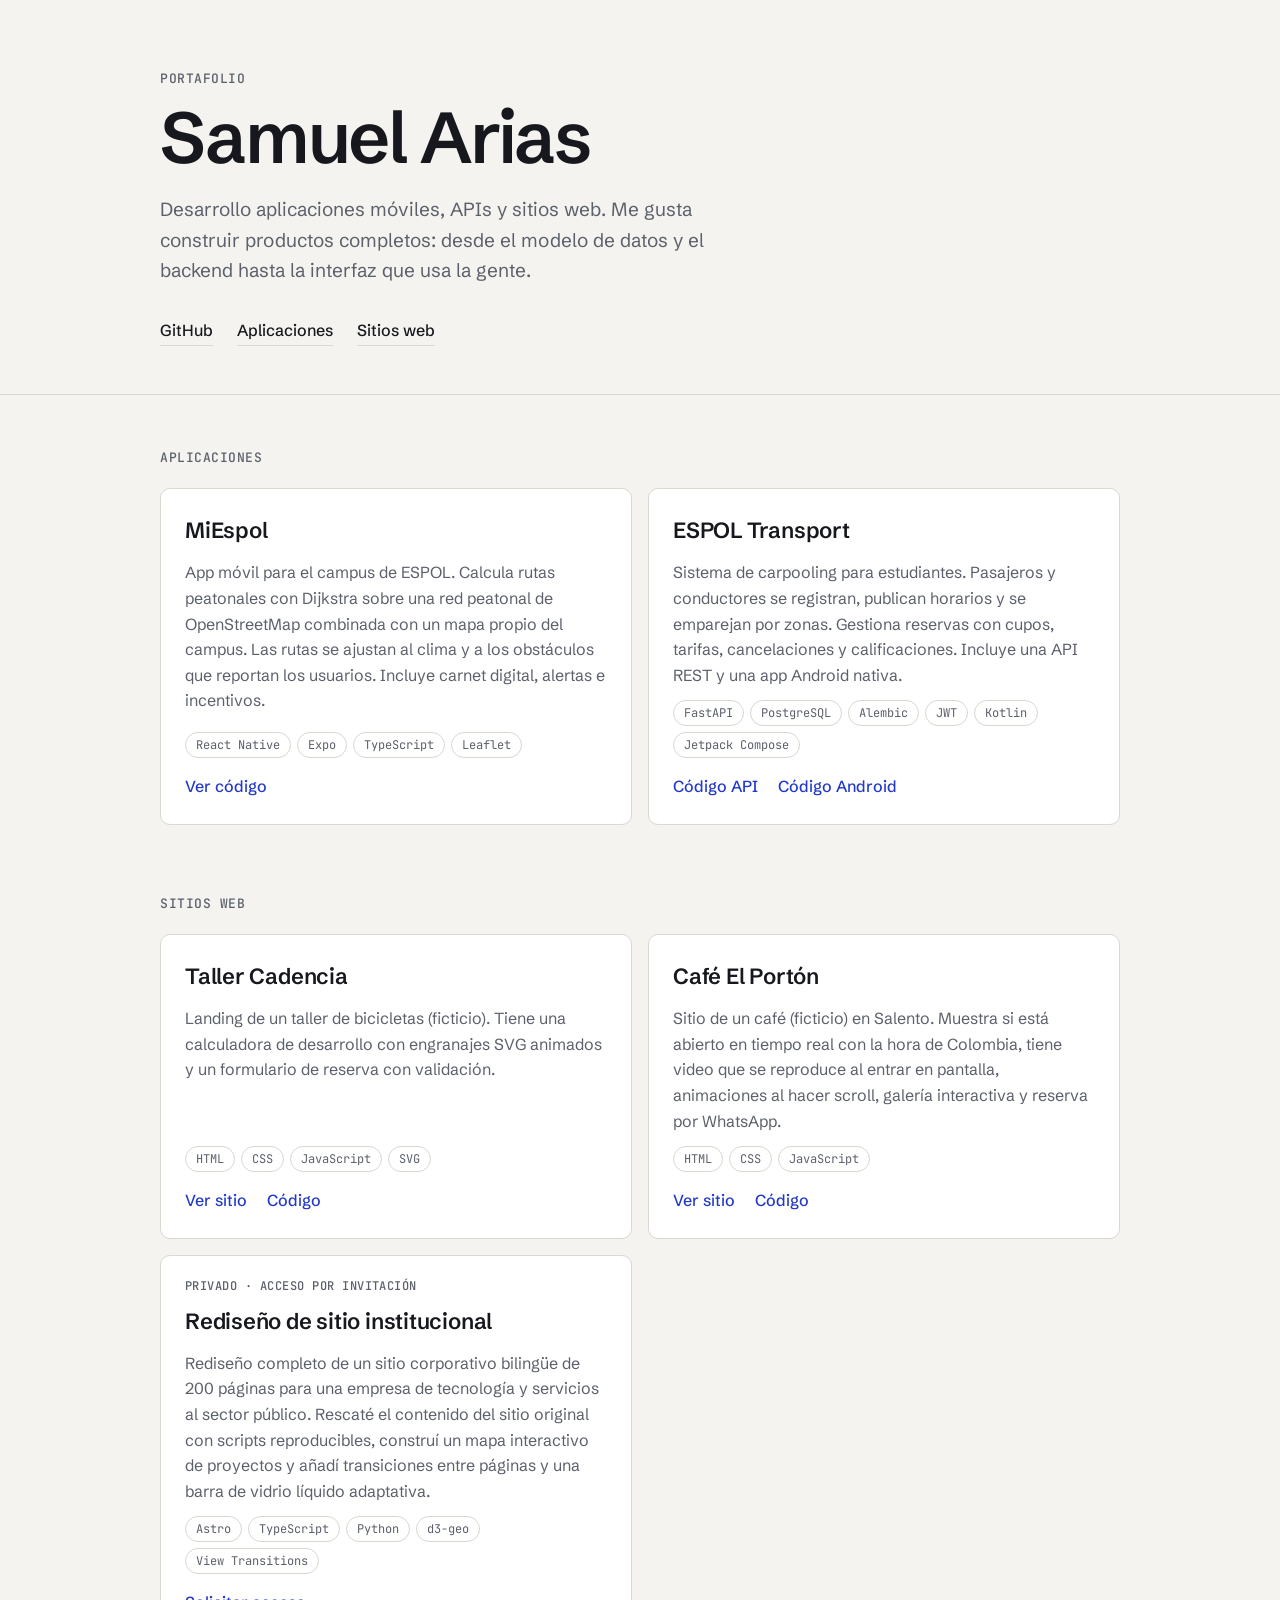
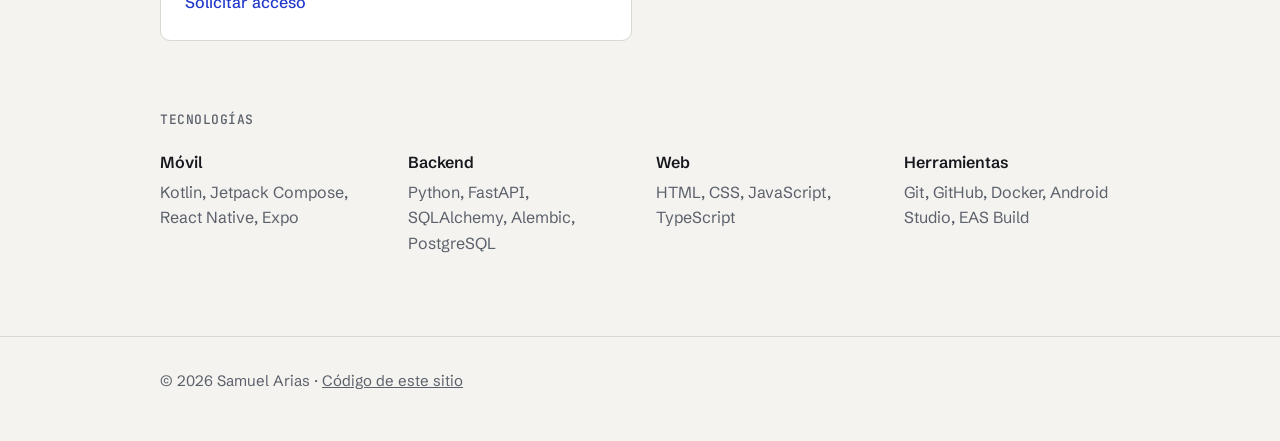
<file: index.html>
<!doctype html>
<html lang="es">
<head>
<meta charset="utf-8">
<meta name="viewport" content="width=device-width, initial-scale=1, viewport-fit=cover">
<title>Samuel Arias — Portafolio</title>
<meta name="description" content="Portafolio de Samuel Arias: aplicaciones móviles, APIs y sitios web.">
<link rel="preconnect" href="https://fonts.googleapis.com">
<link rel="preconnect" href="https://fonts.gstatic.com" crossorigin>
<link rel="stylesheet" href="https://fonts.googleapis.com/css2?family=Schibsted+Grotesk:wght@400;500;600&family=JetBrains+Mono:wght@400;500&display=swap">
<style>
:root {
  --bg: #F4F3EF;
  --surface: #FFFFFF;
  --ink: #16181D;
  --muted: #5B606B;
  --line: #D9D7D0;
  --accent: #2238C9;
  --font-body: "Schibsted Grotesk", system-ui, -apple-system, "Segoe UI", sans-serif;
  --font-mono: "JetBrains Mono", ui-monospace, Consolas, monospace;
  color-scheme: light dark;
}
@media (prefers-color-scheme: dark) {
  :root {
    --bg: #111317;
    --surface: #181B21;
    --ink: #ECEDEF;
    --muted: #A0A5AF;
    --line: #2B2F37;
    --accent: #8C9BFF;
  }
}
* { box-sizing: border-box; margin: 0; }
body {
  background: var(--bg);
  color: var(--ink);
  font: 400 1rem/1.6 var(--font-body);
  -webkit-font-smoothing: antialiased;
}
a { color: inherit; }
a:focus-visible { outline: 2px solid var(--accent); outline-offset: 3px; border-radius: 2px; }
.wrap { max-width: 64rem; margin: 0 auto; padding: 0 1rem; }
@media (min-width: 48rem) { .wrap { padding: 0 2rem; } }

header { padding: 4.5rem 0 3rem; border-bottom: 1px solid var(--line); }
.kicker { font: 500 .8125rem/1 var(--font-mono); color: var(--muted); letter-spacing: .04em; text-transform: uppercase; }
h1 { font-size: clamp(2.5rem, 7vw, 4.5rem); font-weight: 600; line-height: 1.02; letter-spacing: -.03em; margin: 1rem 0 1.25rem; }
.lead { font-size: 1.1875rem; color: var(--muted); max-width: 38rem; }
.links { display: flex; flex-wrap: wrap; gap: .5rem 1.5rem; margin-top: 2rem; font-weight: 500; }
.links a { text-decoration: none; border-bottom: 1px solid var(--line); padding-bottom: 2px; }
.links a:hover { border-color: var(--accent); color: var(--accent); }

section { padding: 3.5rem 0 1rem; }
h2 { font: 500 .8125rem/1 var(--font-mono); color: var(--muted); letter-spacing: .04em; text-transform: uppercase; margin-bottom: 1.5rem; }

.grid { display: grid; gap: 1rem; grid-template-columns: 1fr; }
@media (min-width: 48rem) { .grid { grid-template-columns: 1fr 1fr; } }

.card {
  background: var(--surface);
  border: 1px solid var(--line);
  border-radius: 10px;
  padding: 1.5rem;
  display: flex;
  flex-direction: column;
  gap: .75rem;
  transition: border-color .2s ease, transform .2s ease;
}
.card:hover { border-color: var(--accent); }
@media (prefers-reduced-motion: no-preference) { .card:hover { transform: translateY(-2px); } }
.card h3 { font-size: 1.375rem; font-weight: 600; letter-spacing: -.01em; }
.card p { color: var(--muted); }
.tags { display: flex; flex-wrap: wrap; gap: .375rem; list-style: none; padding: 0; margin-top: auto; }
.tags li { font: 400 .75rem/1 var(--font-mono); border: 1px solid var(--line); border-radius: 999px; padding: .375rem .625rem; color: var(--muted); }
.actions { display: flex; flex-wrap: wrap; gap: .5rem 1.25rem; font-weight: 500; padding-top: .25rem; }
.actions a { color: var(--accent); text-decoration: none; }
.actions a:hover { text-decoration: underline; }

.privado { font: 500 .75rem/1 var(--font-mono); color: var(--muted); letter-spacing: .04em; text-transform: uppercase; }

.stack { display: grid; gap: 1rem 2rem; grid-template-columns: 1fr; padding-bottom: 1rem; }
@media (min-width: 40rem) { .stack { grid-template-columns: repeat(2, 1fr); } }
@media (min-width: 60rem) { .stack { grid-template-columns: repeat(4, 1fr); } }
.stack dt { font-weight: 600; margin-bottom: .25rem; }
.stack dd { color: var(--muted); margin: 0; }

footer { margin-top: 3rem; padding: 2rem 0 3rem; border-top: 1px solid var(--line); color: var(--muted); font-size: .9375rem; }
</style>
</head>
<body>
<header>
  <div class="wrap">
    <p class="kicker">Portafolio</p>
    <h1>Samuel Arias</h1>
    <p class="lead">Desarrollo aplicaciones móviles, APIs y sitios web. Me gusta construir productos completos: desde el modelo de datos y el backend hasta la interfaz que usa la gente.</p>
    <nav class="links" aria-label="Enlaces">
      <a href="https://github.com/SagazArias">GitHub</a>
      <a href="#apps">Aplicaciones</a>
      <a href="#web">Sitios web</a>
    </nav>
  </div>
</header>

<main>
  <section id="apps">
    <div class="wrap">
      <h2>Aplicaciones</h2>
      <div class="grid">
        <article class="card">
          <h3>MiEspol</h3>
          <p>App móvil para el campus de ESPOL. Calcula rutas peatonales con Dijkstra sobre una red peatonal de OpenStreetMap combinada con un mapa propio del campus. Las rutas se ajustan al clima y a los obstáculos que reportan los usuarios. Incluye carnet digital, alertas e incentivos.</p>
          <ul class="tags"><li>React Native</li><li>Expo</li><li>TypeScript</li><li>Leaflet</li></ul>
          <div class="actions"><a href="https://github.com/SagazArias/MiEspol">Ver código</a></div>
        </article>
        <article class="card">
          <h3>ESPOL Transport</h3>
          <p>Sistema de carpooling para estudiantes. Pasajeros y conductores se registran, publican horarios y se emparejan por zonas. Gestiona reservas con cupos, tarifas, cancelaciones y calificaciones. Incluye una API REST y una app Android nativa.</p>
          <ul class="tags"><li>FastAPI</li><li>PostgreSQL</li><li>Alembic</li><li>JWT</li><li>Kotlin</li><li>Jetpack Compose</li></ul>
          <div class="actions"><a href="https://github.com/SagazArias/espol-transport-api">Código API</a><a href="https://github.com/SagazArias/espol-transport-android">Código Android</a></div>
        </article>
      </div>
    </div>
  </section>

  <section id="web">
    <div class="wrap">
      <h2>Sitios web</h2>
      <div class="grid">
        <article class="card">
          <h3>Taller Cadencia</h3>
          <p>Landing de un taller de bicicletas (ficticio). Tiene una calculadora de desarrollo con engranajes SVG animados y un formulario de reserva con validación.</p>
          <ul class="tags"><li>HTML</li><li>CSS</li><li>JavaScript</li><li>SVG</li></ul>
          <div class="actions"><a href="taller-cadencia/">Ver sitio</a><a href="https://github.com/SagazArias/sagazarias.github.io/tree/main/taller-cadencia">Código</a></div>
        </article>
        <article class="card">
          <h3>Café El Portón</h3>
          <p>Sitio de un café (ficticio) en Salento. Muestra si está abierto en tiempo real con la hora de Colombia, tiene video que se reproduce al entrar en pantalla, animaciones al hacer scroll, galería interactiva y reserva por WhatsApp.</p>
          <ul class="tags"><li>HTML</li><li>CSS</li><li>JavaScript</li></ul>
          <div class="actions"><a href="cafe-el-porton/">Ver sitio</a><a href="https://github.com/SagazArias/sagazarias.github.io/tree/main/cafe-el-porton">Código</a></div>
        </article>
        <article class="card">
          <p class="privado">Privado · acceso por invitación</p>
          <h3>Rediseño de sitio institucional</h3>
          <p>Rediseño completo de un sitio corporativo bilingüe de 200 páginas para una empresa de tecnología y servicios al sector público. Rescaté el contenido del sitio original con scripts reproducibles, construí un mapa interactivo de proyectos y añadí transiciones entre páginas y una barra de vidrio líquido adaptativa.</p>
          <ul class="tags"><li>Astro</li><li>TypeScript</li><li>Python</li><li>d3-geo</li><li>View Transitions</li></ul>
          <div class="actions"><a href="mailto:sagazarias1@hotmail.com?subject=Solicitud%20de%20acceso%3A%20redise%C3%B1o%20de%20sitio%20institucional&amp;body=Hola%20Samuel%2C%20me%20gustar%C3%ADa%20ver%20el%20proyecto%20privado%20de%20redise%C3%B1o.%20Mi%20usuario%20de%20GitHub%20es%3A%20">Solicitar acceso</a></div>
        </article>
      </div>
    </div>
  </section>

  <section id="stack">
    <div class="wrap">
      <h2>Tecnologías</h2>
      <dl class="stack">
        <div><dt>Móvil</dt><dd>Kotlin, Jetpack Compose, React Native, Expo</dd></div>
        <div><dt>Backend</dt><dd>Python, FastAPI, SQLAlchemy, Alembic, PostgreSQL</dd></div>
        <div><dt>Web</dt><dd>HTML, CSS, JavaScript, TypeScript</dd></div>
        <div><dt>Herramientas</dt><dd>Git, GitHub, Docker, Android Studio, EAS Build</dd></div>
      </dl>
    </div>
  </section>
</main>

<footer>
  <div class="wrap">
    <p>© 2026 Samuel Arias · <a href="https://github.com/SagazArias/sagazarias.github.io">Código de este sitio</a></p>
  </div>
</footer>
</body>
</html>
</file>
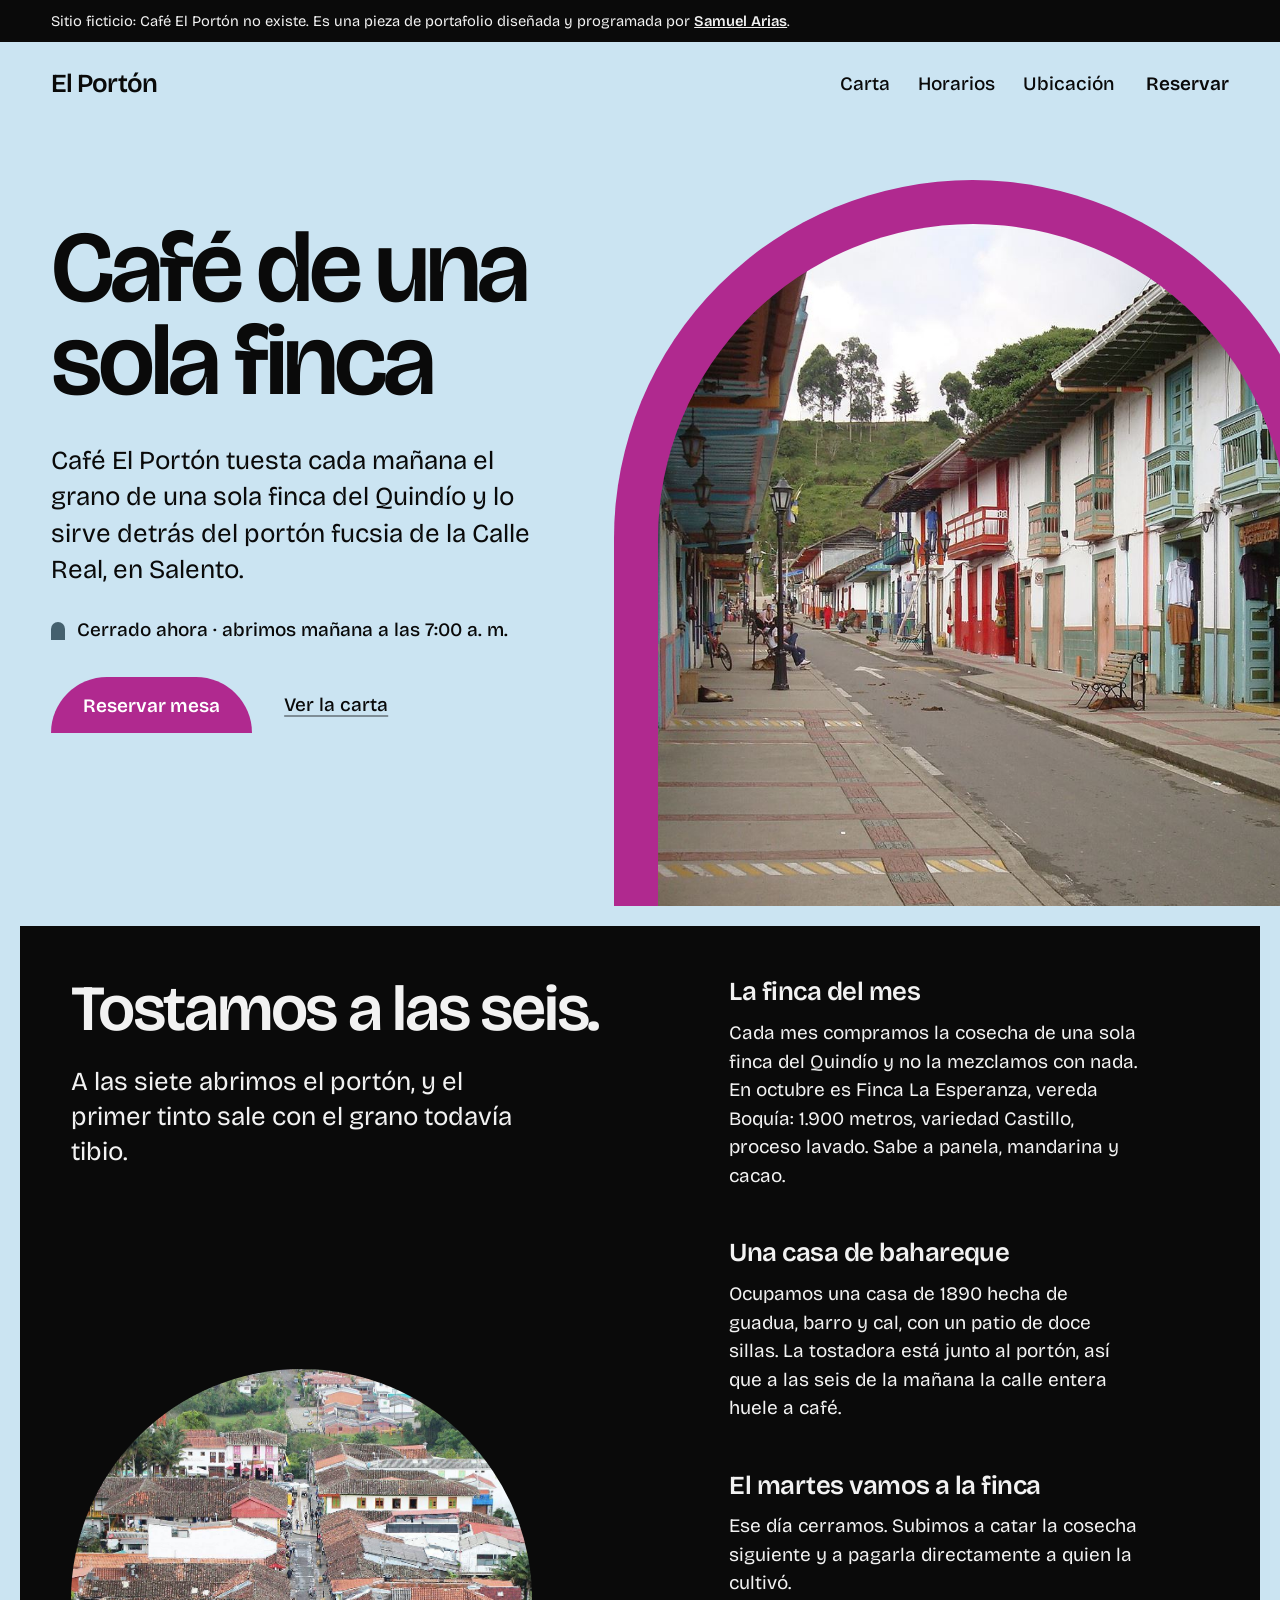
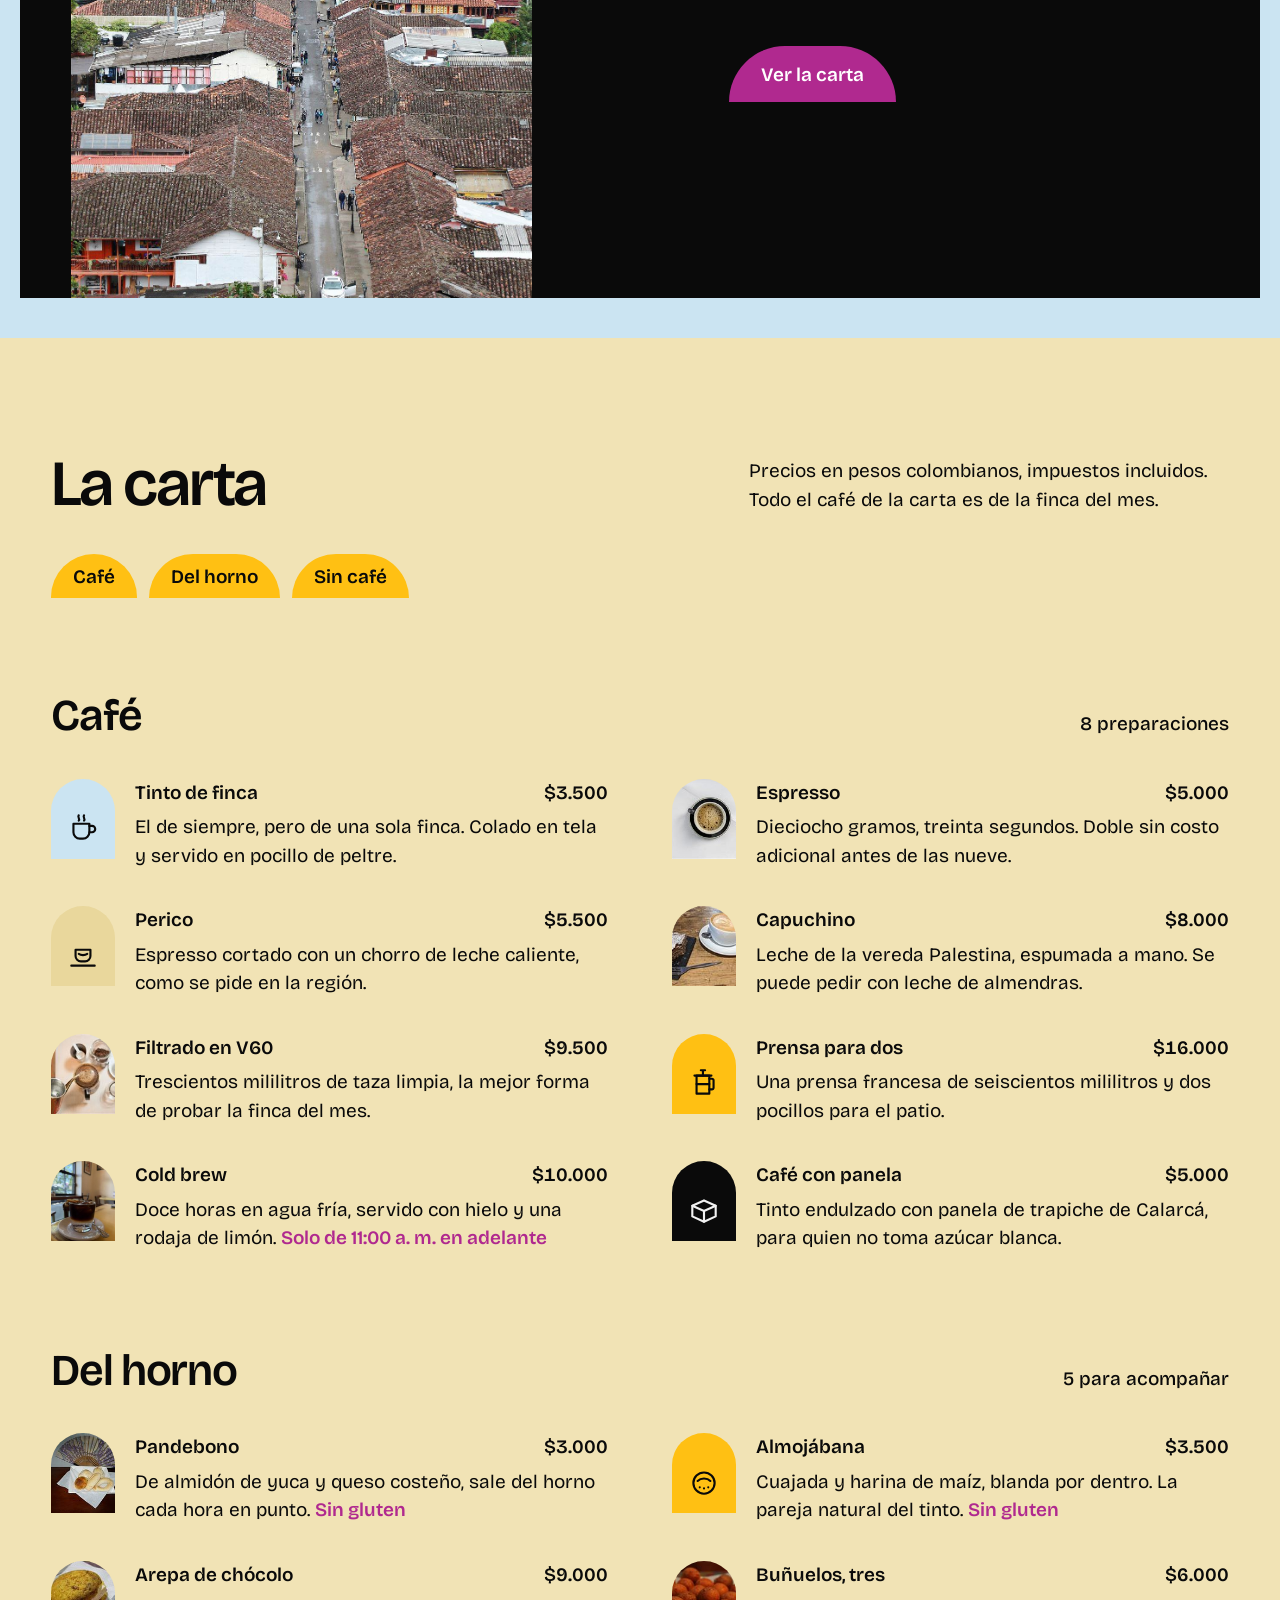
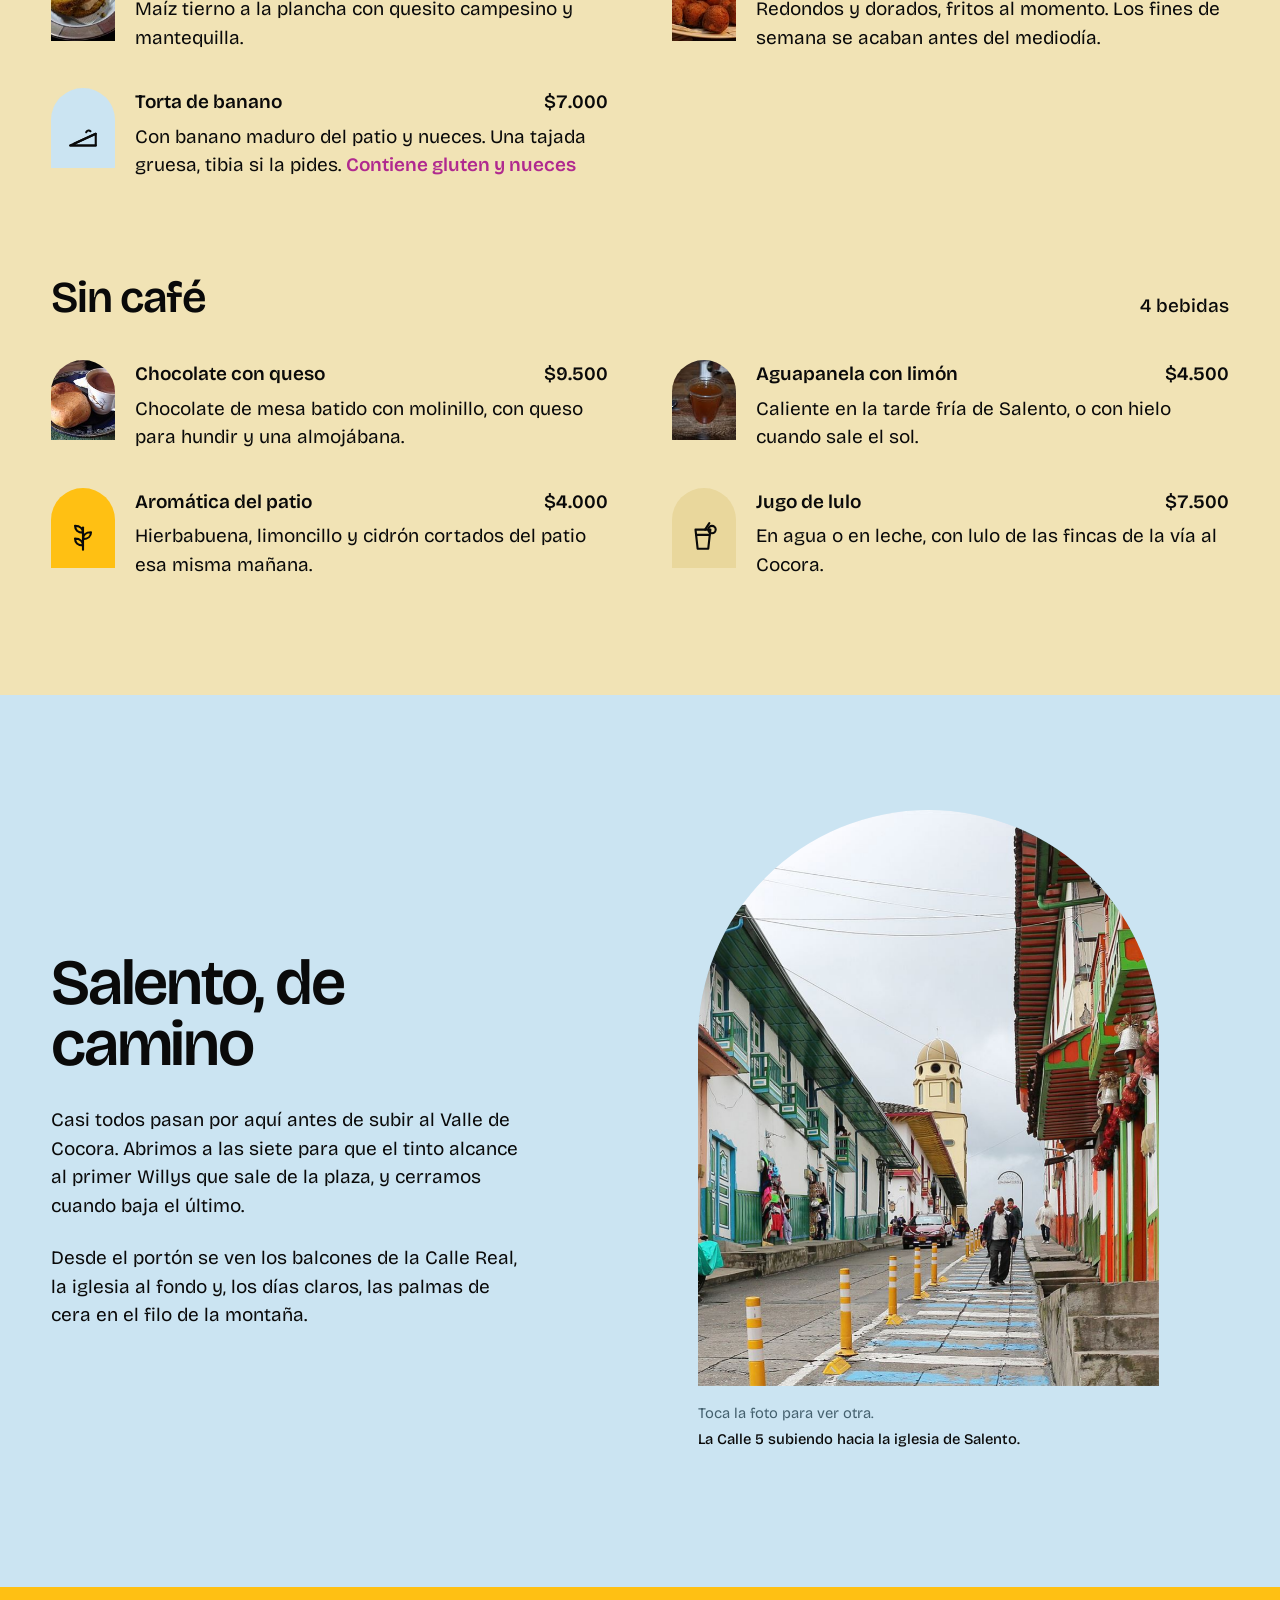
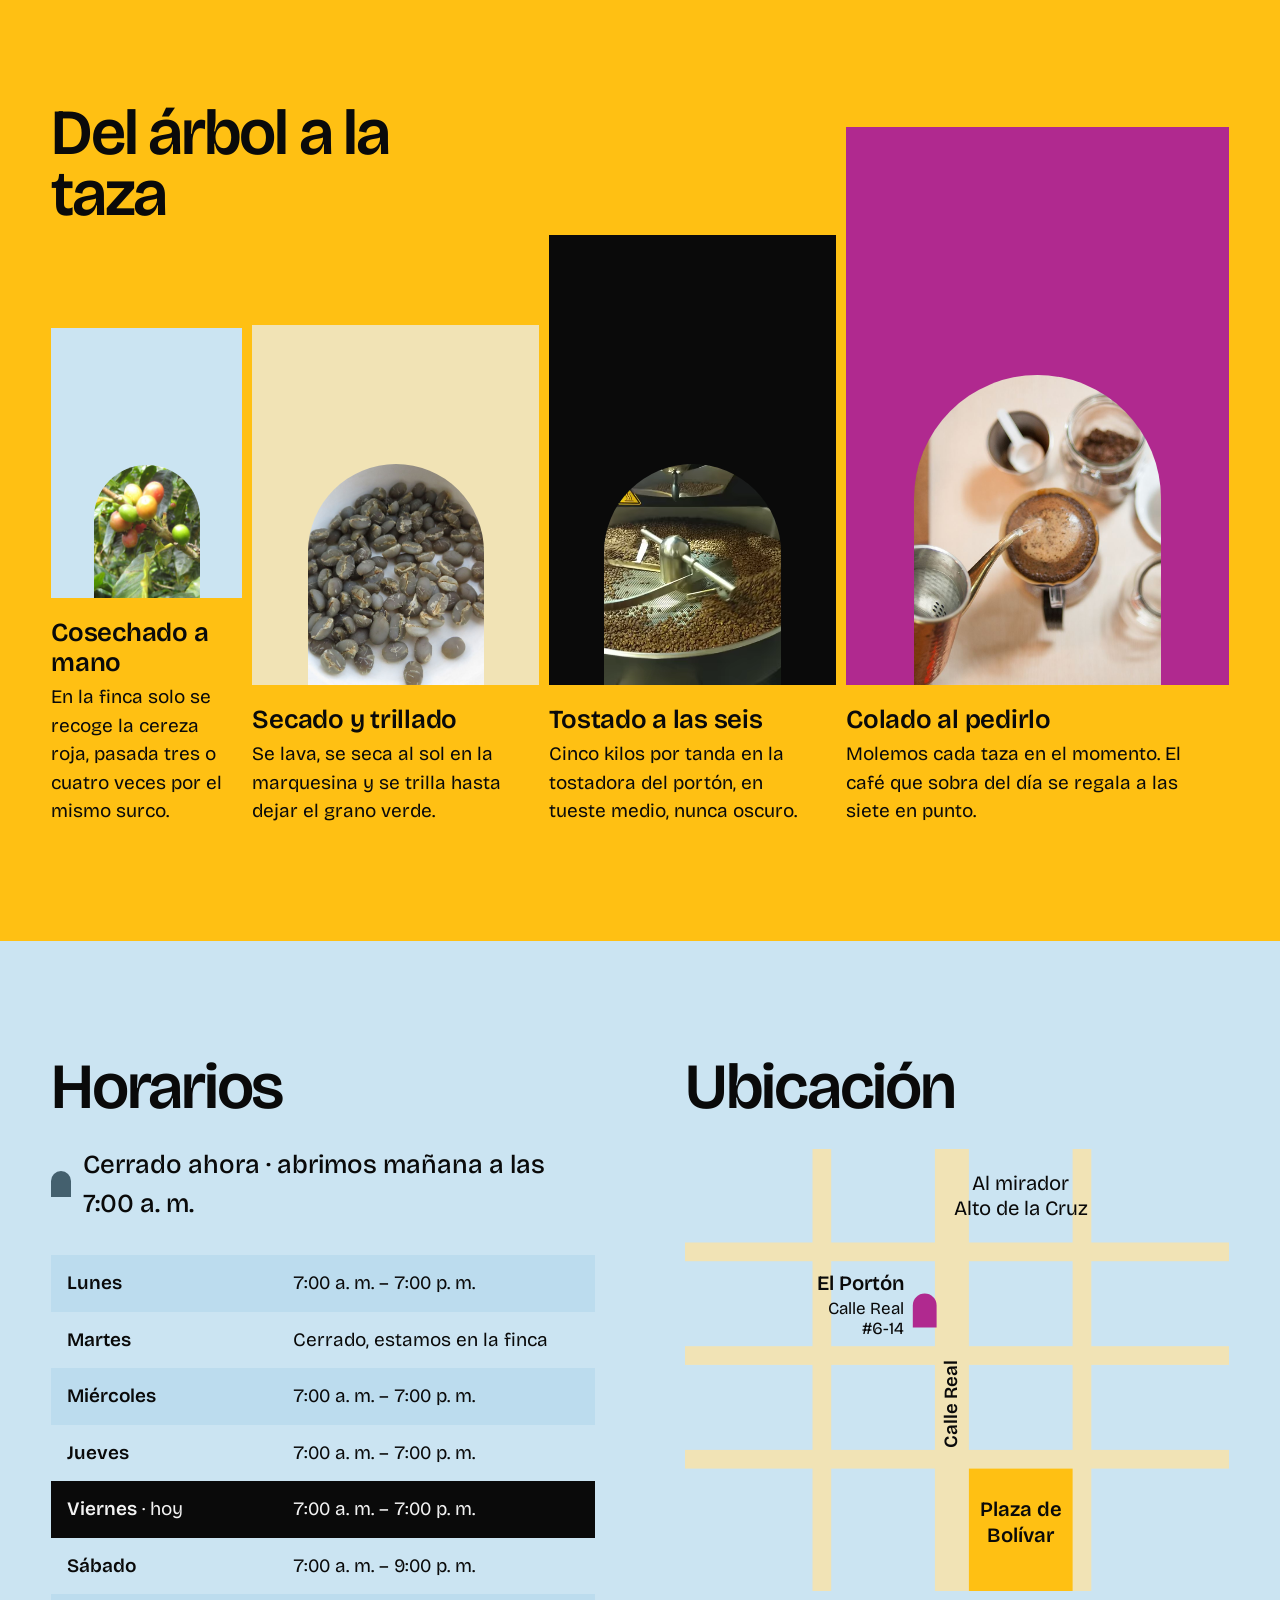
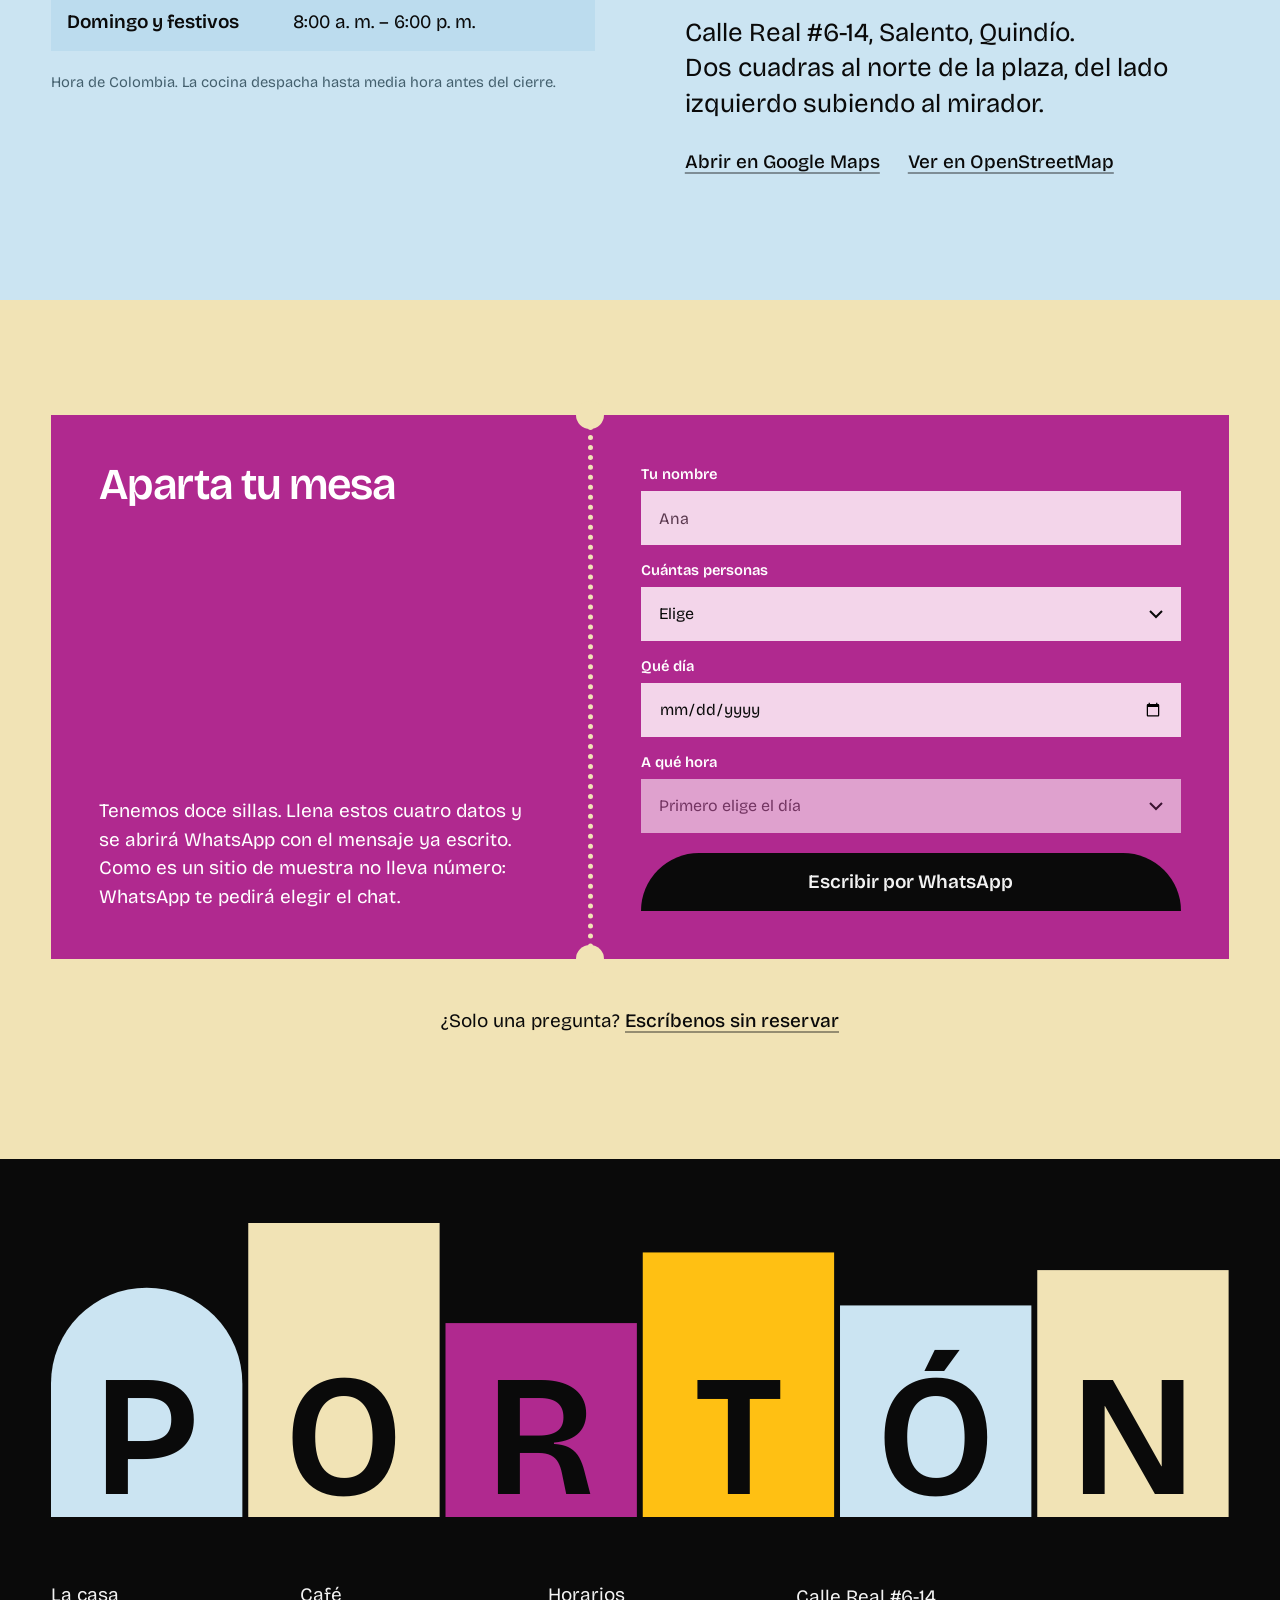
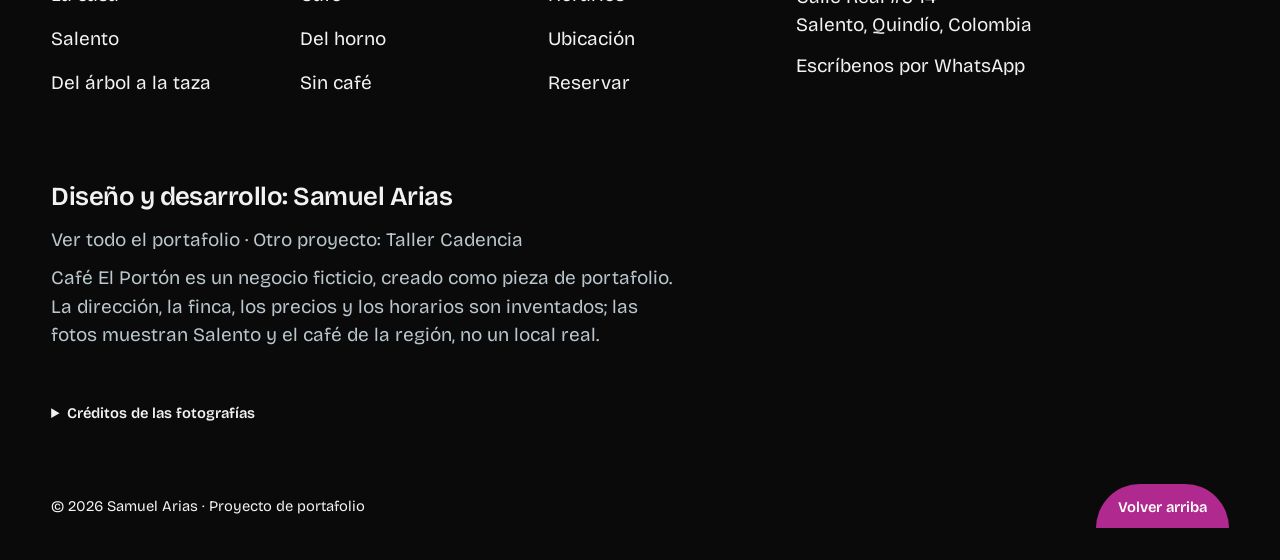
<file: cafe-el-porton/index.html>
<!doctype html>
<html lang="es">
<head>
  <meta charset="utf-8">
  <meta name="viewport" content="width=device-width, initial-scale=1">
  <title>Café El Portón · Salento, Quindío</title>
  <meta name="description" content="Café El Portón: café de una sola finca, tostado cada mañana en una casa de bahareque de la Calle Real de Salento. Proyecto ficticio de portafolio de Samuel Arias.">
  <meta name="theme-color" content="#cbe4f2">
  <link rel="preconnect" href="https://fonts.googleapis.com">
  <link rel="preconnect" href="https://fonts.gstatic.com" crossorigin>
  <link href="https://fonts.googleapis.com/css2?family=Bricolage+Grotesque:opsz,wght@12..96,400..600&display=swap" rel="stylesheet">
  <link rel="stylesheet" href="styles.css">
  <script>document.documentElement.classList.add('js')</script>
</head>
<body>
  <svg class="sprite" aria-hidden="true" focusable="false">
    <symbol id="g-pocillo" viewBox="0 0 32 32"><path d="M7 12h15v8a6 6 0 0 1-6 6h-3a6 6 0 0 1-6-6z"/><path d="M22 14h2.5a3 3 0 0 1 0 6H22"/><path d="M12 4c-1.5 2 1.5 3 0 5M17 4c-1.5 2 1.5 3 0 5"/></symbol>
    <symbol id="g-perico" viewBox="0 0 32 32"><path d="M9 11h14v6a5 5 0 0 1-5 5h-4a5 5 0 0 1-5-5z"/><path d="M5 26h22"/><path d="M12 15c2 1.5 6 1.5 8 0"/></symbol>
    <symbol id="g-prensa" viewBox="0 0 32 32"><path d="M9 9h12v17H9z"/><path d="M7 9h16"/><path d="M15 9V4M13 4h4"/><path d="M21 12h2.5a1.5 1.5 0 0 1 1.5 1.5v7a1.5 1.5 0 0 1-1.5 1.5H21"/><path d="M9 17h12"/></symbol>
    <symbol id="g-panela" viewBox="0 0 32 32"><path d="M5 12l11-5 11 5v10l-11 5-11-5z"/><path d="M5 12l11 5 11-5M16 17v10"/></symbol>
    <symbol id="g-almojabana" viewBox="0 0 32 32"><circle cx="16" cy="17" r="10"/><path d="M10 15c3-3 9-3 12 0"/><path d="M12 21h.01M20 21h.01M16 22h.01"/></symbol>
    <symbol id="g-torta" viewBox="0 0 32 32"><path d="M4 24l24-11v11z"/><path d="M8 22.2l20-9.2M4 24h24"/><path d="M19 11.5c1-2 3-2 4-1"/></symbol>
    <symbol id="g-aromatica" viewBox="0 0 32 32"><path d="M16 28V7"/><path d="M16 12c-5 0-7.5-3-7.5-6.5 5 0 7.5 3 7.5 6.5z"/><path d="M16 18c5 0 7.5-3 7.5-6.5-5 0-7.5 3-7.5 6.5z"/><path d="M16 24c-5 0-7.5-3-7.5-6.5 5 0 7.5 3 7.5 6.5z"/></symbol>
    <symbol id="g-lulo" viewBox="0 0 32 32"><path d="M8 9h14l-2 18h-10z"/><path d="M9 14h12"/><path d="M17 9l4-6"/><circle cx="23.5" cy="9" r="3.5"/></symbol>
  </svg>
  <a class="skip" href="#contenido">Saltar al contenido</a>

  <p class="notice">
    Sitio ficticio: Café El Portón no existe. Es una pieza de portafolio diseñada y programada por
    <a href="#autor">Samuel Arias</a>.
  </p>

  <header class="top">
    <a class="wordmark" href="#inicio" aria-label="Café El Portón, inicio">El Portón</a>
    <nav class="nav" aria-label="Principal">
      <ul class="nav-links">
        <li><a href="#carta">Carta</a></li>
        <li><a href="#horarios">Horarios</a></li>
        <li><a href="#ubicacion">Ubicación</a></li>
      </ul>
      <details class="nav-phone">
        <summary>Secciones</summary>
        <ul>
          <li><a href="#casa">La casa</a></li>
          <li><a href="#carta">Carta</a></li>
          <li><a href="#salento">Salento</a></li>
          <li><a href="#horarios">Horarios</a></li>
          <li><a href="#ubicacion">Ubicación</a></li>
          <li><a href="#reservar">Reservar</a></li>
        </ul>
      </details>
      <a class="nav-action" href="#reservar">Reservar</a>
    </nav>
  </header>

  <main id="contenido">

    <!-- Hero: the fuchsia portón at full scale, Calle Real seen through it -->
    <section class="hero" id="inicio" aria-labelledby="titulo">
      <div class="hero-text">
        <h1 id="titulo" data-reveal><span>Café de una</span> <span>sola finca</span></h1>
        <p class="hero-lead" data-reveal>
          Café El Portón tuesta cada mañana el grano de una sola finca del Quindío y lo sirve detrás del
          portón fucsia de la Calle Real, en Salento.
        </p>
        <p class="status" id="estado" data-reveal aria-live="polite">
          <span class="status-dot" aria-hidden="true"></span>
          <span class="status-text">Abrimos de miércoles a lunes desde las 7:00 a. m.</span>
        </p>
        <div class="hero-actions" data-reveal>
          <a class="button" href="#reservar">Reservar mesa</a>
          <a class="link" href="#carta">Ver la carta</a>
        </div>
      </div>
      <div class="porton">
        <figure class="porton-view shutter">
          <img src="assets/callerealsalento.jpg" width="1600" height="1200"
               alt="La Calle Real de Salento: casas de bahareque blancas con balcones y puertas pintadas de azul, rojo y verde">
        </figure>
      </div>
    </section>

    <!-- About: inset dark panel, the street from above inside the arch -->
    <section class="casa" id="casa" aria-labelledby="casa-titulo">
      <div class="casa-panel">
        <div class="casa-left">
          <h2 id="casa-titulo" class="casa-statement" data-reveal>Tostamos a las seis.</h2>
          <p class="casa-sub" data-reveal>A las siete abrimos el portón, y el primer tinto sale con el grano todavía tibio.</p>
          <figure class="arch casa-photo" data-reveal>
            <img src="assets/carrera-6-salento-01.jpg" width="1067" height="1600" loading="lazy" decoding="async"
                 alt="La Calle Real de Salento vista desde el mirador: dos filas de tejados de barro a lado y lado de la calle">
          </figure>
        </div>
        <div class="casa-right">
          <div class="casa-block" data-reveal>
            <h3>La finca del mes</h3>
            <p>
              Cada mes compramos la cosecha de una sola finca del Quindío y no la mezclamos con nada. En
              octubre es Finca La Esperanza, vereda Boquía: 1.900 metros, variedad Castillo, proceso lavado.
              Sabe a panela, mandarina y cacao.
            </p>
          </div>
          <div class="casa-block" data-reveal>
            <h3>Una casa de bahareque</h3>
            <p>
              Ocupamos una casa de 1890 hecha de guadua, barro y cal, con un patio de doce sillas. La
              tostadora está junto al portón, así que a las seis de la mañana la calle entera huele a café.
            </p>
          </div>
          <div class="casa-block" data-reveal>
            <h3>El martes vamos a la finca</h3>
            <p>
              Ese día cerramos. Subimos a catar la cosecha siguiente y a pagarla directamente a quien la
              cultivó.
            </p>
          </div>
          <a class="button" href="#carta" data-reveal>Ver la carta</a>
        </div>
      </div>
    </section>

    <!-- Menu: two columns, photo bullets cut to the arch -->
    <section class="carta" id="carta" aria-labelledby="carta-titulo">
      <div class="wrap">
        <div class="carta-head">
          <h2 id="carta-titulo" class="h-section" data-reveal>La carta</h2>
          <p class="carta-note" data-reveal>Precios en pesos colombianos, impuestos incluidos. Todo el café de la carta es de la finca del mes.</p>
        </div>
        <nav class="carta-jump" aria-label="Secciones de la carta">
          <a href="#cafe">Café</a>
          <a href="#horno">Del horno</a>
          <a href="#sin-cafe">Sin café</a>
        </nav>

        <div class="cat" id="cafe">
          <div class="cat-head" data-reveal>
            <h3>Café</h3>
            <span>8 preparaciones</span>
          </div>
          <ul class="items">
            <li class="item" data-reveal>
              <span class="bullet bullet-sky" aria-hidden="true"><svg class="glyph" viewBox="0 0 32 32"><use href="#g-pocillo"/></svg></span>
              <div><p class="item-name"><span>Tinto de finca</span><span>$3.500</span></p>
              <p class="item-desc">El de siempre, pero de una sola finca. Colado en tela y servido en pocillo de peltre.</p></div>
            </li>
            <li class="item" data-reveal>
              <img class="bullet" src="assets/menu/espresso-coffee-01.jpg" width="500" height="333" loading="lazy" decoding="async" alt="">
              <div><p class="item-name"><span>Espresso</span><span>$5.000</span></p>
              <p class="item-desc">Dieciocho gramos, treinta segundos. Doble sin costo adicional antes de las nueve.</p></div>
            </li>
            <li class="item" data-reveal>
              <span class="bullet bullet-sand" aria-hidden="true"><svg class="glyph" viewBox="0 0 32 32"><use href="#g-perico"/></svg></span>
              <div><p class="item-name"><span>Perico</span><span>$5.500</span></p>
              <p class="item-desc">Espresso cortado con un chorro de leche caliente, como se pide en la región.</p></div>
            </li>
            <li class="item" data-reveal>
              <img class="bullet" src="assets/menu/cappuccino-and-cookie.jpg" width="500" height="281" loading="lazy" decoding="async" alt="">
              <div><p class="item-name"><span>Capuchino</span><span>$8.000</span></p>
              <p class="item-desc">Leche de la vereda Palestina, espumada a mano. Se puede pedir con leche de almendras.</p></div>
            </li>
            <li class="item" data-reveal>
              <img class="bullet" src="assets/menu/pour-over-bullet.jpg" width="200" height="133" loading="lazy" decoding="async" alt="">
              <div><p class="item-name"><span>Filtrado en V60</span><span>$9.500</span></p>
              <p class="item-desc">Trescientos mililitros de taza limpia, la mejor forma de probar la finca del mes.</p></div>
            </li>
            <li class="item" data-reveal>
              <span class="bullet bullet-yellow" aria-hidden="true"><svg class="glyph" viewBox="0 0 32 32"><use href="#g-prensa"/></svg></span>
              <div><p class="item-name"><span>Prensa para dos</span><span>$16.000</span></p>
              <p class="item-desc">Una prensa francesa de seiscientos mililitros y dos pocillos para el patio.</p></div>
            </li>
            <li class="item" data-reveal>
              <img class="bullet" src="assets/menu/a-glass-of-cold-brew-coffee-with.jpg" width="480" height="640" loading="lazy" decoding="async" alt="">
              <div><p class="item-name"><span>Cold brew</span><span>$10.000</span></p>
              <p class="item-desc">Doce horas en agua fría, servido con hielo y una rodaja de limón. <span class="item-tag">Solo de 11:00 a. m. en adelante</span></p></div>
            </li>
            <li class="item" data-reveal>
              <span class="bullet bullet-ink" aria-hidden="true"><svg class="glyph" viewBox="0 0 32 32"><use href="#g-panela"/></svg></span>
              <div><p class="item-name"><span>Café con panela</span><span>$5.000</span></p>
              <p class="item-desc">Tinto endulzado con panela de trapiche de Calarcá, para quien no toma azúcar blanca.</p></div>
            </li>
          </ul>
        </div>

        <div class="cat" id="horno">
          <div class="cat-head" data-reveal>
            <h3>Del horno</h3>
            <span>5 para acompañar</span>
          </div>
          <ul class="items">
            <li class="item" data-reveal>
              <img class="bullet" src="assets/menu/pandeyuca-pandebono-y-almojabana-colombia.jpg" width="500" height="375" loading="lazy" decoding="async" alt="">
              <div><p class="item-name"><span>Pandebono</span><span>$3.000</span></p>
              <p class="item-desc">De almidón de yuca y queso costeño, sale del horno cada hora en punto. <span class="item-tag">Sin gluten</span></p></div>
            </li>
            <li class="item" data-reveal>
              <span class="bullet bullet-yellow" aria-hidden="true"><svg class="glyph" viewBox="0 0 32 32"><use href="#g-almojabana"/></svg></span>
              <div><p class="item-name"><span>Almojábana</span><span>$3.500</span></p>
              <p class="item-desc">Cuajada y harina de maíz, blanda por dentro. La pareja natural del tinto. <span class="item-tag">Sin gluten</span></p></div>
            </li>
            <li class="item" data-reveal>
              <img class="bullet" src="assets/menu/arepa-de-chocolo.jpg" width="500" height="333" loading="lazy" decoding="async" alt="">
              <div><p class="item-name"><span>Arepa de chócolo</span><span>$9.000</span></p>
              <p class="item-desc">Maíz tierno a la plancha con quesito campesino y mantequilla.</p></div>
            </li>
            <li class="item" data-reveal>
              <img class="bullet" src="assets/menu/bunuelos-colombianos-24221303805.jpg" width="500" height="333" loading="lazy" decoding="async" alt="">
              <div><p class="item-name"><span>Buñuelos, tres</span><span>$6.000</span></p>
              <p class="item-desc">Redondos y dorados, fritos al momento. Los fines de semana se acaban antes del mediodía.</p></div>
            </li>
            <li class="item" data-reveal>
              <span class="bullet bullet-sky" aria-hidden="true"><svg class="glyph" viewBox="0 0 32 32"><use href="#g-torta"/></svg></span>
              <div><p class="item-name"><span>Torta de banano</span><span>$7.000</span></p>
              <p class="item-desc">Con banano maduro del patio y nueces. Una tajada gruesa, tibia si la pides. <span class="item-tag">Contiene gluten y nueces</span></p></div>
            </li>
          </ul>
        </div>

        <div class="cat" id="sin-cafe">
          <div class="cat-head" data-reveal>
            <h3>Sin café</h3>
            <span>4 bebidas</span>
          </div>
          <ul class="items">
            <li class="item" data-reveal>
              <img class="bullet" src="assets/menu/chocolate-santafereno-3279116391.jpg" width="500" height="375" loading="lazy" decoding="async" alt="">
              <div><p class="item-name"><span>Chocolate con queso</span><span>$9.500</span></p>
              <p class="item-desc">Chocolate de mesa batido con molinillo, con queso para hundir y una almojábana.</p></div>
            </li>
            <li class="item" data-reveal>
              <img class="bullet" src="assets/menu/cup-of-aguapanela-con-limon.jpg" width="500" height="335" loading="lazy" decoding="async" alt="">
              <div><p class="item-name"><span>Aguapanela con limón</span><span>$4.500</span></p>
              <p class="item-desc">Caliente en la tarde fría de Salento, o con hielo cuando sale el sol.</p></div>
            </li>
            <li class="item" data-reveal>
              <span class="bullet bullet-yellow" aria-hidden="true"><svg class="glyph" viewBox="0 0 32 32"><use href="#g-aromatica"/></svg></span>
              <div><p class="item-name"><span>Aromática del patio</span><span>$4.000</span></p>
              <p class="item-desc">Hierbabuena, limoncillo y cidrón cortados del patio esa misma mañana.</p></div>
            </li>
            <li class="item" data-reveal>
              <span class="bullet bullet-sand" aria-hidden="true"><svg class="glyph" viewBox="0 0 32 32"><use href="#g-lulo"/></svg></span>
              <div><p class="item-name"><span>Jugo de lulo</span><span>$7.500</span></p>
              <p class="item-desc">En agua o en leche, con lulo de las fincas de la vía al Cocora.</p></div>
            </li>
          </ul>
        </div>
      </div>
    </section>

    <!-- Gallery: one arched frame, the town changes inside it -->
    <section class="salento" id="salento" aria-labelledby="salento-titulo">
      <div class="wrap salento-grid">
        <div class="salento-text">
          <h2 id="salento-titulo" class="h-section" data-reveal>Salento, de camino</h2>
          <p data-reveal>
            Casi todos pasan por aquí antes de subir al Valle de Cocora. Abrimos a las siete para que el
            tinto alcance al primer Willys que sale de la plaza, y cerramos cuando baja el último.
          </p>
          <p data-reveal>
            Desde el portón se ven los balcones de la Calle Real, la iglesia al fondo y, los días claros,
            las palmas de cera en el filo de la montaña.
          </p>
        </div>
        <figure class="frame" data-frame data-reveal>
          <button class="frame-stage arch" type="button" aria-describedby="frame-hint">
            <img class="is-on" src="assets/calle-5-salento-01.jpg" width="1600" height="1067" loading="lazy" decoding="async"
                 data-caption="La Calle 5 subiendo hacia la iglesia de Salento."
                 alt="Una calle de Salento con casas de balcones verdes y naranjas y la torre amarilla de la iglesia al fondo">
            <img src="assets/jeep-willys-salento-1.jpg" width="1280" height="853" loading="lazy" decoding="async"
                 data-caption="Los Willys de la plaza de Bolívar, que salen hacia el Cocora."
                 alt="Una fila de jeeps Willys rojos y azules estacionados bajo las palmas de la plaza de Salento">
            <img src="assets/valle-de-cocora-colombia-03.jpg" width="1600" height="1067" loading="lazy" decoding="async"
                 data-caption="Palmas de cera en el Valle de Cocora, a once kilómetros."
                 alt="Palmas de cera muy altas sobre los potreros verdes del Valle de Cocora">
            <img src="assets/coffee-cherries-of-varying-ripeness-on-a.jpg" width="1600" height="1200" loading="lazy" decoding="async"
                 data-caption="Café maduro en una finca colombiana, entre verde y rojo."
                 alt="Rama de un cafeto con cerezas de café verdes, amarillas y rojas">
          </button>
          <p class="frame-hint" id="frame-hint">Toca la foto para ver otra.</p>
          <figcaption class="frame-caption" aria-live="polite">La Calle 5 subiendo hacia la iglesia de Salento.</figcaption>
        </figure>
      </div>
    </section>

    <!-- How it works: tiles that grow, from the tree to the cup -->
    <section class="grano" id="grano" aria-labelledby="grano-titulo">
      <div class="wrap">
        <div class="tiles">
          <h2 id="grano-titulo" class="h-section grano-title" data-reveal>Del árbol a la taza</h2>
          <div class="stage" data-reveal>
            <div class="tile tile-sky"><figure class="arch"><img src="assets/coffee-cherries-of-varying-ripeness-on-a.jpg" width="1600" height="1200" loading="lazy" decoding="async" alt="Cerezas de café de distintos grados de madurez en la rama"></figure></div>
            <h3>Cosechado a mano</h3>
            <p>En la finca solo se recoge la cereza roja, pasada tres o cuatro veces por el mismo surco.</p>
          </div>
          <div class="stage" data-reveal>
            <div class="tile tile-sand"><figure class="arch"><img src="assets/starr-180616-4065-coffea-arabica-homegrown-and.jpg" width="1600" height="1200" loading="lazy" decoding="async" alt="Granos de café verde ya secos y sin pergamino"></figure></div>
            <h3>Secado y trillado</h3>
            <p>Se lava, se seca al sol en la marquesina y se trilla hasta dejar el grano verde.</p>
          </div>
          <div class="stage" data-reveal>
            <div class="tile tile-ink"><figure class="arch"><video data-loop muted loop playsinline preload="none" poster="assets/kaffe-ystad-2024-poster.jpg" width="854" height="480" aria-hidden="true"><source src="assets/kaffe-ystad-2024.webm" type="video/webm"></video></figure></div>
            <h3>Tostado a las seis</h3>
            <p>Cinco kilos por tanda en la tostadora del portón, en tueste medio, nunca oscuro.</p>
          </div>
          <div class="stage" data-reveal>
            <div class="tile tile-accent"><figure class="arch"><img src="assets/manual-drip-pour-over-coffee.jpg" width="1600" height="1065" loading="lazy" decoding="async" alt="Café filtrándose en un cono de vidrio sobre una jarra"></figure></div>
            <h3>Colado al pedirlo</h3>
            <p>Molemos cada taza en el momento. El café que sobra del día se regala a las siete en punto.</p>
          </div>
        </div>
      </div>
    </section>

    <!-- Visit: opening hours with today marked, and the drawn map -->
    <section class="visita" aria-label="Horarios y ubicación">
      <div class="wrap visita-grid">
        <div class="horarios" id="horarios">
          <h2 class="h-section" data-reveal>Horarios</h2>
          <p class="status status-big" data-status data-reveal aria-live="polite">
            <span class="status-dot" aria-hidden="true"></span>
            <span class="status-text">Abrimos de miércoles a lunes.</span>
          </p>
          <table class="hours" data-reveal>
            <caption class="sr-only">Horario de atención por día</caption>
            <tbody>
              <tr data-day="1"><th scope="row">Lunes</th><td>7:00 a. m. – 7:00 p. m.</td></tr>
              <tr data-day="2"><th scope="row">Martes</th><td>Cerrado, estamos en la finca</td></tr>
              <tr data-day="3"><th scope="row">Miércoles</th><td>7:00 a. m. – 7:00 p. m.</td></tr>
              <tr data-day="4"><th scope="row">Jueves</th><td>7:00 a. m. – 7:00 p. m.</td></tr>
              <tr data-day="5"><th scope="row">Viernes</th><td>7:00 a. m. – 7:00 p. m.</td></tr>
              <tr data-day="6"><th scope="row">Sábado</th><td>7:00 a. m. – 9:00 p. m.</td></tr>
              <tr data-day="0"><th scope="row">Domingo y festivos</th><td>8:00 a. m. – 6:00 p. m.</td></tr>
            </tbody>
          </table>
          <p class="fine" data-reveal>Hora de Colombia. La cocina despacha hasta media hora antes del cierre.</p>
        </div>

        <div class="ubicacion" id="ubicacion">
          <h2 class="h-section" data-reveal>Ubicación</h2>
          <figure class="map" data-reveal>
            <svg viewBox="0 0 640 520" role="img" aria-labelledby="map-title map-desc">
              <title id="map-title">Mapa del centro de Salento</title>
              <desc id="map-desc">El café está en la Calle Real, dos cuadras al norte de la plaza de Bolívar, camino a las escaleras del mirador Alto de la Cruz.</desc>
              <rect width="640" height="520" fill="#f1e3b5"/>
              <g fill="#cbe4f2">
                <rect x="0" y="0" width="150" height="110"/><rect x="172" y="0" width="122" height="110"/><rect x="334" y="0" width="122" height="110"/><rect x="478" y="0" width="162" height="110"/>
                <rect x="0" y="132" width="150" height="100"/><rect x="172" y="132" width="122" height="100"/><rect x="334" y="132" width="122" height="100"/><rect x="478" y="132" width="162" height="100"/>
                <rect x="0" y="254" width="150" height="100"/><rect x="172" y="254" width="122" height="100"/><rect x="334" y="254" width="122" height="100"/><rect x="478" y="254" width="162" height="100"/>
                <rect x="0" y="376" width="150" height="144"/><rect x="172" y="376" width="122" height="144"/><rect x="478" y="376" width="162" height="144"/>
              </g>
              <rect x="334" y="376" width="122" height="144" fill="#ffc013"/>
              <g font-family="Bricolage Grotesque, system-ui, sans-serif" fill="#0a0a0a">
                <text x="314" y="300" font-size="22" font-weight="600" transform="rotate(-90 314 300)" text-anchor="middle" dominant-baseline="middle">Calle Real</text>
                <text x="395" y="432" font-size="24" font-weight="600" text-anchor="middle">Plaza de</text>
                <text x="395" y="462" font-size="24" font-weight="600" text-anchor="middle">Bolívar</text>
                <text x="395" y="48" font-size="24" text-anchor="middle">Al mirador</text>
                <text x="395" y="78" font-size="24" text-anchor="middle">Alto de la Cruz</text>
                <text x="258" y="166" font-size="24" font-weight="600" text-anchor="end">El Portón</text>
                <text x="258" y="194" font-size="20" text-anchor="end">Calle Real</text>
                <text x="258" y="218" font-size="20" text-anchor="end">#6-14</text>
              </g>
              <path d="M268 210 v-26 a14 14 0 0 1 28 0 v26 z" fill="#b0298f"/>
            </svg>
          </figure>
          <p class="address" data-reveal>
            Calle Real #6-14, Salento, Quindío.<br>
            Dos cuadras al norte de la plaza, del lado izquierdo subiendo al mirador.
          </p>
          <p class="map-links" data-reveal>
            <a class="link" href="https://www.google.com/maps/search/?api=1&amp;query=Calle+Real%2C+Salento%2C+Quind%C3%ADo%2C+Colombia" target="_blank" rel="noopener">Abrir en Google Maps</a>
            <a class="link" href="https://www.openstreetmap.org/search?query=Salento%2C%20Quind%C3%ADo" target="_blank" rel="noopener">Ver en OpenStreetMap</a>
          </p>
        </div>
      </div>
    </section>

    <!-- Contact: a coupon-shaped form that writes the WhatsApp message -->
    <section class="reservar" id="reservar" aria-labelledby="reservar-titulo">
      <div class="wrap">
        <form class="coupon" id="reserva" action="https://api.whatsapp.com/send" method="get" target="_blank" data-reveal>
          <div class="coupon-left">
            <h2 id="reservar-titulo" class="coupon-title">Aparta tu mesa</h2>
            <p>
              Tenemos doce sillas. Llena estos cuatro datos y se abrirá WhatsApp con el mensaje ya escrito.
              Como es un sitio de muestra no lleva número: WhatsApp te pedirá elegir el chat.
            </p>
          </div>
          <div class="coupon-right">
            <label class="field-label" for="f-nombre">Tu nombre</label>
            <input id="f-nombre" type="text" autocomplete="given-name" placeholder="Ana" required>
            <label class="field-label" for="f-personas">Cuántas personas</label>
            <select id="f-personas" required>
              <option value="" disabled selected>Elige</option>
              <option>1 persona</option><option>2 personas</option><option>3 personas</option>
              <option>4 personas</option><option>5 personas</option><option>6 personas</option>
            </select>
            <label class="field-label" for="f-dia">Qué día</label>
            <input id="f-dia" type="date" required aria-describedby="f-error">
            <label class="field-label" for="f-hora">A qué hora</label>
            <select id="f-hora" required>
              <option value="">Primero elige el día</option>
            </select>
            <input type="hidden" name="text" id="f-text" value="Hola, Café El Portón. Quiero apartar una mesa.">
            <p class="form-error" id="f-error" role="alert" hidden></p>
            <button class="submit" type="submit">Escribir por WhatsApp</button>
          </div>
        </form>
        <p class="reservar-alt" data-reveal>
          ¿Solo una pregunta? <a class="link" href="https://wa.me/?text=Hola%2C%20Caf%C3%A9%20El%20Port%C3%B3n.%20Tengo%20una%20pregunta%3A%20" target="_blank" rel="noopener">Escríbenos sin reservar</a>
        </p>
      </div>
    </section>
  </main>

  <!-- Footer: the name built from painted blocks, like the doors of Calle Real -->
  <footer class="foot">
    <div class="wrap">
      <svg class="blocks" viewBox="0 0 1200 300" role="img" aria-label="El Portón">
        <path d="M0 300 V163.5 a97.5 97.5 0 0 1 195.0 0 V300 Z" fill="#cbe4f2"/>
        <text x="97.5" y="276.0" text-anchor="middle" font-size="176" font-weight="600" fill="#0a0a0a">P</text>
        <rect x="201" y="0.0" width="195.0" height="300.0" fill="#f1e3b5"/>
        <text x="298.5" y="276.0" text-anchor="middle" font-size="176" font-weight="600" fill="#0a0a0a">O</text>
        <rect x="402" y="102.0" width="195.0" height="198.0" fill="#b0298f"/>
        <text x="499.5" y="276.0" text-anchor="middle" font-size="176" font-weight="600" fill="#0a0a0a">R</text>
        <rect x="603" y="30.0" width="195.0" height="270.0" fill="#ffc013"/>
        <text x="700.5" y="276.0" text-anchor="middle" font-size="176" font-weight="600" fill="#0a0a0a">T</text>
        <rect x="804" y="84.0" width="195.0" height="216.0" fill="#cbe4f2"/>
        <text x="901.5" y="276.0" text-anchor="middle" font-size="176" font-weight="600" fill="#0a0a0a">Ó</text>
        <rect x="1005" y="48.0" width="195.0" height="252.0" fill="#f1e3b5"/>
        <text x="1102.5" y="276.0" text-anchor="middle" font-size="176" font-weight="600" fill="#0a0a0a">N</text>
      </svg>
      <div class="foot-grid">
        <ul class="foot-col">
          <li><a href="#casa">La casa</a></li>
          <li><a href="#salento">Salento</a></li>
          <li><a href="#grano">Del árbol a la taza</a></li>
        </ul>
        <ul class="foot-col">
          <li><a href="#cafe">Café</a></li>
          <li><a href="#horno">Del horno</a></li>
          <li><a href="#sin-cafe">Sin café</a></li>
        </ul>
        <ul class="foot-col">
          <li><a href="#horarios">Horarios</a></li>
          <li><a href="#ubicacion">Ubicación</a></li>
          <li><a href="#reservar">Reservar</a></li>
        </ul>
        <div class="foot-contact">
          <p>Calle Real #6-14<br>Salento, Quindío, Colombia</p>
          <p><a href="https://wa.me/?text=Hola%2C%20Caf%C3%A9%20El%20Port%C3%B3n." target="_blank" rel="noopener">Escríbenos por WhatsApp</a></p>
        </div>
      </div>

      <div class="author" id="autor">
        <p class="author-name">Diseño y desarrollo: Samuel Arias</p>
        <p><a href="../">Ver todo el portafolio</a> · Otro proyecto: <a href="../taller-cadencia/">Taller Cadencia</a></p>
        <p>
          Café El Portón es un negocio ficticio, creado como pieza de portafolio. La dirección, la finca, los
          precios y los horarios son inventados; las fotos muestran Salento y el café de la región, no un
          local real.
        </p>
      </div>

      <details class="credits">
        <summary>Créditos de las fotografías</summary>
        <ul>
          <li>“Callerealsalento”, Sebasmrodriguez, <a href="https://commons.wikimedia.org/w/index.php?curid=18710794" target="_blank" rel="noopener">Wikimedia Commons</a>, CC BY-SA 3.0</li>
          <li>“Carrera 6, Salento 01”, Bernard Gagnon, <a href="https://commons.wikimedia.org/wiki/File:Carrera_6,_Salento_01.jpg" target="_blank" rel="noopener">Wikimedia Commons</a>, CC BY-SA 4.0</li>
          <li>“Calle 5, Salento 01”, Bernard Gagnon, <a href="https://commons.wikimedia.org/wiki/File:Calle_5,_Salento_01.jpg" target="_blank" rel="noopener">Wikimedia Commons</a>, CC BY-SA 4.0</li>
          <li>“Jeep Willys – Salento (1)”, Remi Jouan, <a href="https://commons.wikimedia.org/w/index.php?curid=12760540" target="_blank" rel="noopener">Wikimedia Commons</a>, CC BY-SA 3.0</li>
          <li>“Valle de Cocora, Colombia 03”, Bernard Gagnon, <a href="https://commons.wikimedia.org/w/index.php?curid=98914303" target="_blank" rel="noopener">Wikimedia Commons</a>, CC BY-SA 4.0</li>
          <li>“Coffee cherries of varying ripeness, on a tree in Colombia”, Brian Smith / U.S. Fish and Wildlife Service, <a href="https://commons.wikimedia.org/wiki/File:Coffee_cherries_of_varying_ripeness,_on_a_tree_in_Colombia_(by_Brian_Smith).jpg" target="_blank" rel="noopener">Wikimedia Commons</a>, dominio público</li>
          <li>“Coffea arabica, dried and parchment removed”, Forest and Kim Starr, <a href="https://commons.wikimedia.org/wiki/File:Starr-180616-4065-Coffea_arabica-homegrown_and_processed_dried_and_parchment_removed-Hawea_Pl_Olinda-Maui_(42761800604).jpg" target="_blank" rel="noopener">Wikimedia Commons</a>, CC BY 3.0</li>
          <li>Video “Kaffe – Ystad-2024”, Jonn Leffmann, <a href="https://commons.wikimedia.org/wiki/File:Kaffe_-_Ystad-2024.ogg" target="_blank" rel="noopener">Wikimedia Commons</a>, CC BY 3.0</li>
          <li>“Manual drip (pour-over) coffee”, Kim Sanso, <a href="https://commons.wikimedia.org/w/index.php?curid=70214599" target="_blank" rel="noopener">Wikimedia Commons</a>, CC0</li>
          <li>“Espresso Coffee 01”, Jubair1985, <a href="https://commons.wikimedia.org/wiki/File:Espresso_Coffee_01.jpg" target="_blank" rel="noopener">Wikimedia Commons</a>, CC0</li>
          <li>“Cappuccino and cookie”, TricksterWildcat, <a href="https://commons.wikimedia.org/wiki/File:Cappuccino_and_cookie.jpg" target="_blank" rel="noopener">Wikimedia Commons</a>, CC BY-SA 4.0</li>
          <li>Cold brew con limón, Rita Robles Loaiza, <a href="https://wordpress.org/photos/photo/64169ecf35/" target="_blank" rel="noopener">WordPress Photo Directory</a>, CC0</li>
          <li>“Pandeyuca, Pandebono y Almojábana. Colombia”, Hoako, <a href="https://commons.wikimedia.org/w/index.php?curid=47086973" target="_blank" rel="noopener">Wikimedia Commons</a>, CC BY-SA 3.0</li>
          <li>“Arepa de Chócolo”, John Alexis Guerra Gómez, <a href="https://commons.wikimedia.org/w/index.php?curid=130437463" target="_blank" rel="noopener">Wikimedia Commons</a>, CC BY-SA 2.0</li>
          <li>“Buñuelos Colombianos”, John Alexis Guerra Gómez, <a href="https://commons.wikimedia.org/w/index.php?curid=49450853" target="_blank" rel="noopener">Wikimedia Commons</a>, CC BY-SA 2.0</li>
          <li>“Chocolate santafereño”, Marcelo Träsel, <a href="https://commons.wikimedia.org/w/index.php?curid=129862621" target="_blank" rel="noopener">Wikimedia Commons</a>, CC BY-SA 2.0</li>
          <li>“Cup of aguapanela con limón”, Huhorihe2, <a href="https://commons.wikimedia.org/w/index.php?curid=167216508" target="_blank" rel="noopener">Wikimedia Commons</a>, CC BY-SA 4.0</li>
        </ul>
      </details>

      <div class="foot-last">
        <p>© 2026 Samuel Arias · Proyecto de portafolio</p>
        <a class="button button-small" href="#inicio">Volver arriba</a>
      </div>
    </div>
  </footer>

  <script src="main.js" defer></script>
</body>
</html>
</file>
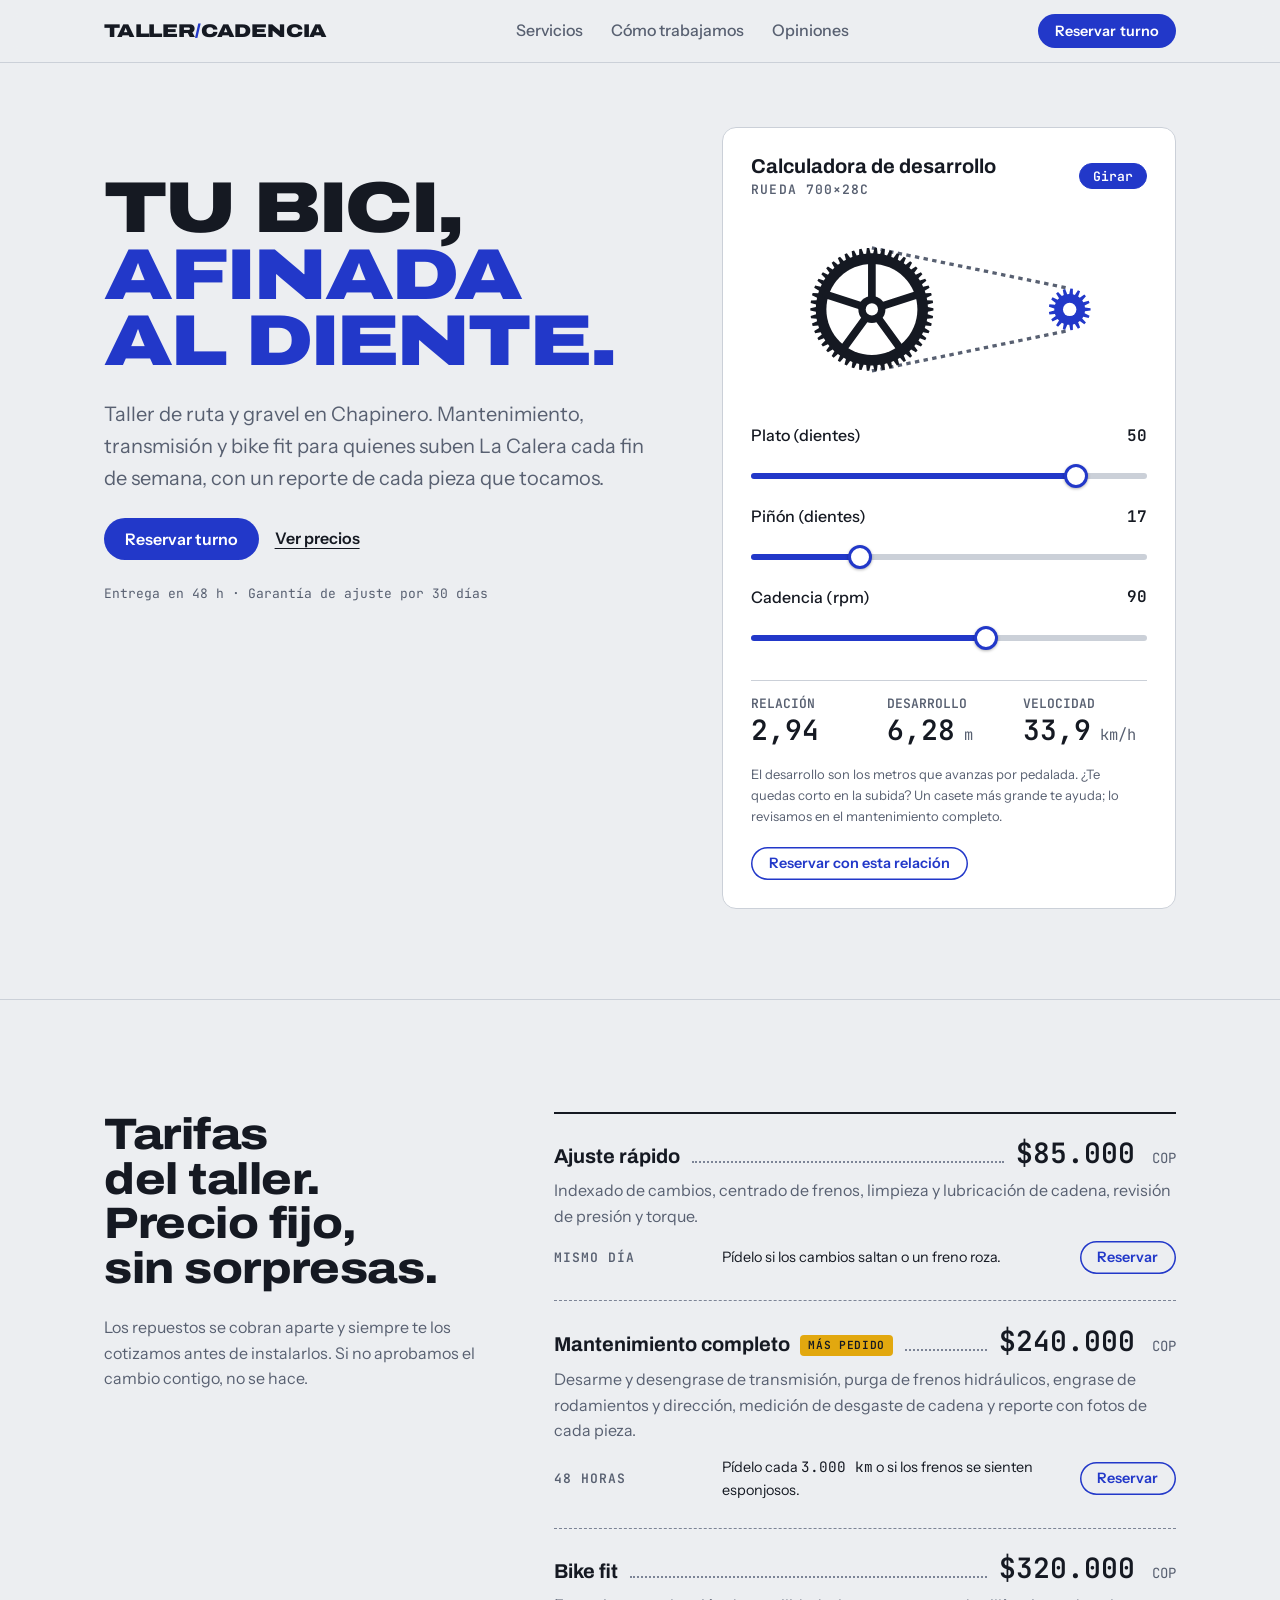
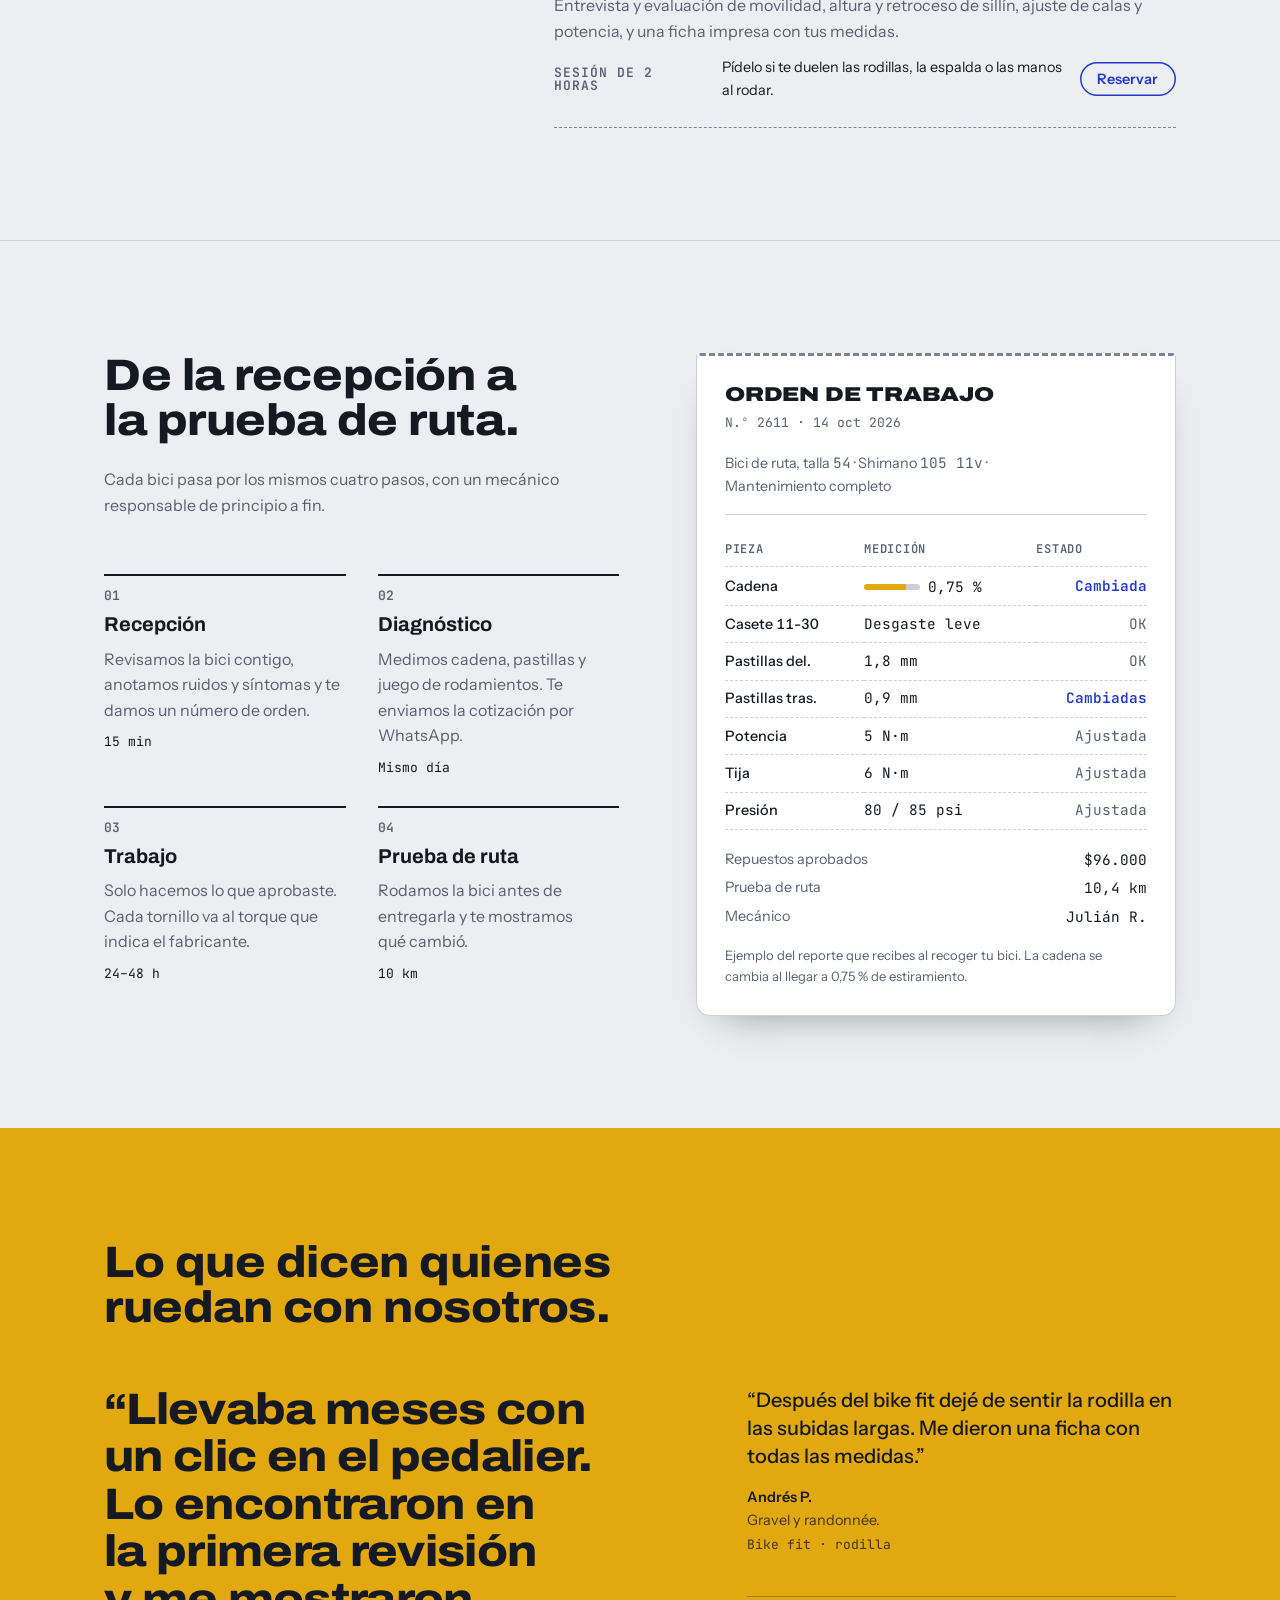
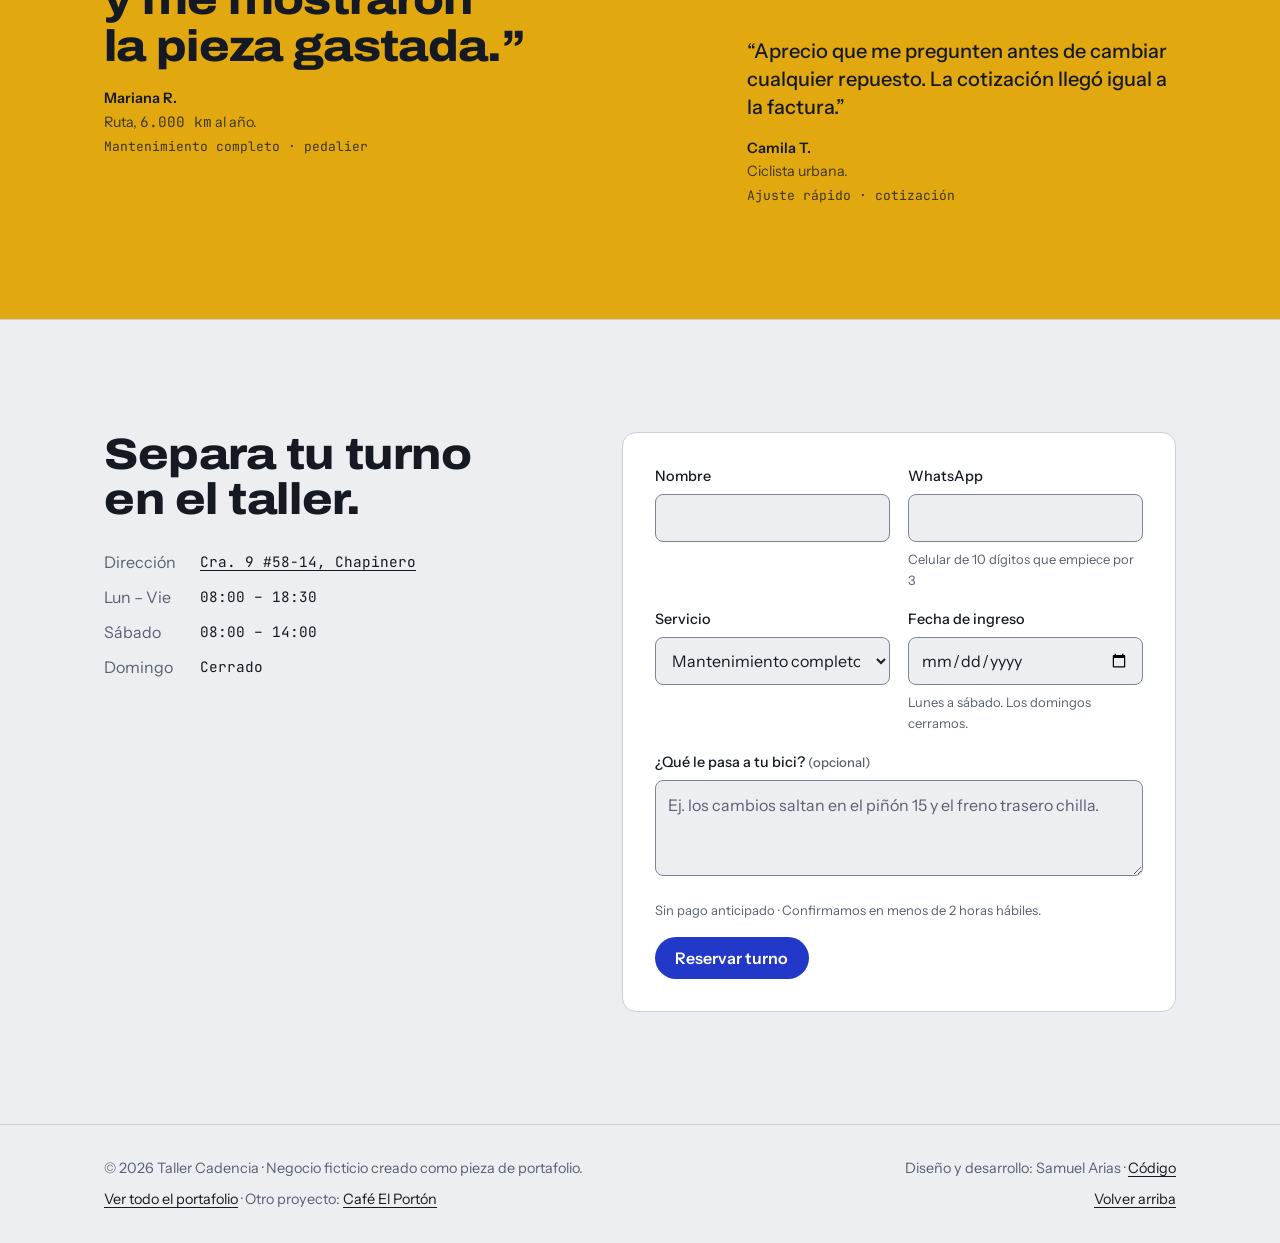
<file: taller-cadencia/index.html>
<!doctype html>
<html lang="es">
<head>
<meta charset="utf-8">
<meta name="viewport" content="width=device-width, initial-scale=1, viewport-fit=cover">
<title>Taller Cadencia</title>
<meta name="description" content="Taller de bicicletas de ruta y gravel en Chapinero, Bogotá. Mantenimiento, ajuste fino y bike fit.">
<link rel="preconnect" href="https://fonts.googleapis.com">
<link rel="preconnect" href="https://fonts.gstatic.com" crossorigin>
<link rel="stylesheet" href="https://fonts.googleapis.com/css2?family=Archivo:wdth,wght@100..125,700..900&family=Instrument+Sans:wght@400;500;600&family=JetBrains+Mono:wght@400;600&display=swap">
<style>
/* Layout: hoja técnica de taller — columnas asimétricas, datos en monoespaciada, un solo momento interactivo (la calculadora de piñones) */
:root {
  --paper: #ECEEF1;
  --surface: #FFFFFF;
  --ink: #151922;
  --muted: #586071;
  --line: #CBD0D8;
  --cobalt: #2238C9;
  --on-cobalt: #FFFFFF;
  --signal: #E2A80F;
  --danger: #B42318;
  --on-signal: #151922;
  --focus: #2238C9;
  --line-strong: #7C8496;
  --sheet: #FFFFFF;
  --font-display: "Archivo", "Arial Narrow", system-ui, sans-serif;
  --font-body: "Instrument Sans", system-ui, -apple-system, "Segoe UI", sans-serif;
  --font-mono: "JetBrains Mono", ui-monospace, "Cascadia Mono", Consolas, monospace;
  --step-dense: 0.75rem;
  --step--1: 0.8125rem;
  --step-small: 0.9rem;
  --step-0: 1rem;
  --step-1: 1.25rem;
  --step-2: 1.75rem;
  --step-3: clamp(2rem, 4vw, 2.75rem);
  --step-4: clamp(2.6rem, 6vw, 4.5rem);
  --max: 72rem;
  --ease-out: cubic-bezier(0.23, 1, 0.32, 1);
}
@media (prefers-color-scheme: dark) {
  :root:not([data-theme="light"]) {
    --paper: #0E1117; --surface: #161A22; --ink: #E7EAF0; --muted: #9AA3B3;
    --line: #2A303C; --cobalt: #7086FF; --on-cobalt: #0E1117; --signal: #F2C230; --danger: #FF7A66; --focus: #F2C230; --line-strong: #5E687C; --sheet: #1D222C;
    color-scheme: dark;
  }
}
:root[data-theme="dark"] {
  --paper: #0E1117; --surface: #161A22; --ink: #E7EAF0; --muted: #9AA3B3;
  --line: #2A303C; --cobalt: #7086FF; --on-cobalt: #0E1117; --signal: #F2C230; --danger: #FF7A66; --focus: #F2C230; --line-strong: #5E687C; --sheet: #1D222C;
  color-scheme: dark;
}

* { box-sizing: border-box; }
[hidden] { display: none !important; }
html { scroll-behavior: smooth; }
body {
  margin: 0;
  background: var(--paper);
  color: var(--ink);
  font: 400 var(--step-0)/1.6 var(--font-body);
  -webkit-font-smoothing: antialiased;
}
.wrap { max-width: var(--max); margin-inline: auto; padding-inline: clamp(16px, 4vw, 40px); }
h1, h2, h3 { font-family: var(--font-display); line-height: 1.02; margin: 0; text-wrap: balance; }
h2 { font-size: var(--step-3); font-weight: 800; font-stretch: 112%; letter-spacing: -0.01em; }
h3 { font-size: var(--step-1); font-weight: 700; font-stretch: 100%; }
p { margin: 0; max-width: 62ch; text-wrap: pretty; }
::selection { background: var(--cobalt); color: var(--on-cobalt); }
a { color: inherit; }
.skip { position: absolute; left: 1rem; top: -4rem; z-index: 20; background: var(--surface); color: var(--ink); padding: 0.6rem 1rem; border-radius: 8px; }
.skip:focus { top: calc(0.75rem + env(safe-area-inset-top, 0px)); }
:focus-visible { outline: 3px solid var(--focus); outline-offset: 3px; border-radius: 4px; }
.label {
  font: 600 var(--step--1)/1 var(--font-mono);
  text-transform: uppercase; letter-spacing: 0.08em; color: var(--muted);
}
.mono { font-family: var(--font-mono); font-variant-numeric: tabular-nums; }
section { padding-block: clamp(4rem, 9vw, 7rem); border-top: 1px solid var(--line); }

/* Nav */
.nav {
  position: sticky; top: env(safe-area-inset-top, 0px); z-index: 10;
  background: color-mix(in srgb, var(--paper) 88%, transparent);
  backdrop-filter: blur(8px);
  border-bottom: 1px solid var(--line);
}
.nav .wrap { display: flex; align-items: center; justify-content: space-between; gap: 1rem; padding-block: 0.9rem; }
.brand { font: 900 1.15rem/1 var(--font-display); font-stretch: 125%; text-decoration: none; letter-spacing: -0.01em; }
.brand span { color: var(--cobalt); }
.nav ul { display: flex; gap: 1.75rem; list-style: none; margin: 0; padding: 0; }
.nav ul a { text-decoration: none; color: var(--muted); font-weight: 500; transition: color 150ms ease; }
.nav ul a:hover { color: var(--ink); }
.btn {
  display: inline-flex; align-items: center; gap: 0.5rem;
  padding: 0.8rem 1.3rem; border: 0; border-radius: 999px; cursor: pointer;
  background: var(--cobalt); color: var(--on-cobalt);
  font: 600 var(--step-0)/1 var(--font-body); text-decoration: none;
  transition: transform 160ms var(--ease-out);
}
.btn:active { transform: scale(0.97); }
.btn.ghost { justify-self: start; background: transparent; color: var(--cobalt); box-shadow: inset 0 0 0 1.5px var(--cobalt); padding: 0.6rem 1.1rem; font-size: var(--step-small); white-space: nowrap; }
@media (hover: hover) and (pointer: fine) {
  .btn:hover { transform: translateY(-2px); }
  .btn:hover:active { transform: translateY(-2px) scale(0.97); }
}
.nav .btn { padding: 0.6rem 1.05rem; font-size: var(--step-small); gap: 0.3em; }
@media (max-width: 760px) { .nav ul { display: none; } }
/* En teléfonos muy angostos el mismo botón está en el hero */
@media (max-width: 400px) {
  .brand { font-size: var(--step-small); font-stretch: 100%; }
  .nav .btn { padding-inline: 0.85rem; }
  .nav .btn .long { display: none; }
}

/* Hero */
.hero { border-top: 0; padding-block: clamp(2rem, 5vw, 4rem) clamp(3.5rem, 7vw, 6rem); }
.hero .wrap { display: grid; grid-template-columns: 1.1fr 0.9fr; gap: clamp(2rem, 5vw, 4rem); align-items: start; }
/* el texto arranca a la altura del título de la calculadora */
.hero-copy { padding-top: clamp(0rem, 4vw, 3rem); }
.hero-copy { display: grid; gap: 1.5rem; min-width: 0; }
.hero h1 {
  font-size: var(--step-4); font-weight: 900; font-stretch: 125%;
  letter-spacing: -0.025em; text-transform: uppercase; line-height: 0.92;
}
.hero h1 em { font-style: normal; color: var(--cobalt); display: block; }
/* "al diente" va junto donde cabe; en teléfonos angostos se deja partir */
@media (min-width: 480px) { .hero h1 .keep { white-space: nowrap; } }
.hero-copy > p { font-size: var(--step-1); color: var(--muted); }
.hero-actions { display: flex; flex-wrap: wrap; gap: 1rem; align-items: center; }
.link { font-weight: 600; text-underline-offset: 4px; }
.hero-copy > .hero-note { font: 400 var(--step--1)/1.5 var(--font-mono); color: var(--muted); }
@media (max-width: 860px) { .hero .wrap { grid-template-columns: 1fr; } }

/* Calculadora */
.calc {
  background: var(--surface); border: 1px solid var(--line); border-radius: 14px;
  padding: clamp(1.25rem, 3vw, 1.75rem); display: grid; gap: 1.25rem; min-width: 0;
}
.calc-title { font-size: var(--step-1); font-weight: 700; font-stretch: 100%; letter-spacing: 0; }
.calc-head { display: grid; grid-template-columns: 1fr auto; gap: 0.4rem 1rem; align-items: center; }
.calc-head .label { grid-row: 2; }
.calc-head .toggle { grid-row: 1 / 3; grid-column: 2; }
.drivetrain { width: 100%; height: auto; display: block; }
.drivetrain .ring { fill: var(--ink); }
.drivetrain .cog { fill: var(--cobalt); }
.drivetrain .hole { fill: var(--surface); }
.drivetrain .arm { stroke: var(--ink); stroke-width: 7; stroke-linecap: round; }
.drivetrain .chain { fill: none; stroke: var(--muted); stroke-width: 3; stroke-dasharray: 4 4; }
/* La rotación la maneja WAAPI en el script para cambiar de velocidad sin saltos */
.spin { transform-box: fill-box; transform-origin: center; }
.toggle { background: none; border: 1px solid var(--line); border-radius: 999px; padding: 0.35rem 0.8rem; color: var(--ink); font: 600 var(--step--1)/1 var(--font-mono); cursor: pointer; }
.toggle:hover { border-color: var(--cobalt); }
.toggle { transition: border-color 150ms ease, background-color 150ms ease, transform 160ms var(--ease-out); }
.toggle[aria-pressed="true"] { background: var(--cobalt); border-color: var(--cobalt); color: var(--on-cobalt); }
.toggle:active { transform: scale(0.97); }
@media (pointer: coarse) {
  .btn, .toggle { min-height: 44px; }
  .link, footer a, .info dd a { display: inline-block; padding-block: 0.65rem; }
}
@keyframes rise { from { opacity: 0; transform: translateY(12px); } }
@keyframes fade { from { opacity: 0; } }
.hero-copy > *, .hero .calc { animation: rise 500ms var(--ease-out) both; }
.hero-copy > :nth-child(2) { animation-delay: 60ms; }
.hero-copy > :nth-child(3) { animation-delay: 120ms; }
.hero-copy > :nth-child(4) { animation-delay: 180ms; }
.hero .calc { animation-delay: 160ms; }
@media (prefers-reduced-motion: reduce) {
  html { scroll-behavior: auto; }
  .hero-copy > *, .hero .calc { animation-name: fade; }
}
.sliders { display: grid; gap: 0.35rem; }
.slider { display: grid; grid-template-columns: 1fr auto; gap: 0.35rem 1rem; align-items: center; }
.slider label { font-weight: 500; }
.slider output { font: 600 var(--step-0)/1 var(--font-mono); font-variant-numeric: tabular-nums; }
.slider input {
  grid-column: 1 / -1; width: 100%; height: 44px; margin: 0; cursor: pointer;
  -webkit-appearance: none; appearance: none; background: transparent;
  touch-action: pan-y; /* un swipe vertical sobre el slider desplaza la página */
}
.slider input::-webkit-slider-runnable-track {
  height: 6px; border-radius: 999px;
  background: linear-gradient(var(--cobalt), var(--cobalt)) 0 / var(--fill, 50%) 100% no-repeat, var(--line);
}
.slider input::-webkit-slider-thumb {
  -webkit-appearance: none; width: 24px; height: 24px; margin-top: -9px; border-radius: 50%;
  background: var(--surface); border: 3px solid var(--cobalt); box-shadow: 0 1px 3px rgb(0 0 0 / 0.3);
}
.slider input::-moz-range-track { height: 6px; border-radius: 999px; background: var(--line); }
.slider input::-moz-range-progress { height: 6px; border-radius: 999px; background: var(--cobalt); }
.slider input::-moz-range-thumb { width: 18px; height: 18px; border-radius: 50%; background: var(--surface); border: 3px solid var(--cobalt); }
.readout { display: grid; grid-template-columns: repeat(3, 1fr); border-top: 1px solid var(--line); padding-top: 1rem; gap: 0.75rem; }
.readout div { display: grid; gap: 0.4rem; min-width: 0; }
.readout .label { font-size: clamp(11px, 2.9vw, 0.8125rem); letter-spacing: 0; overflow-wrap: anywhere; }
.readout strong { font: 600 clamp(1.1rem, 5vw, 1.75rem)/1 var(--font-mono); font-variant-numeric: tabular-nums; }
.readout strong small { font-size: max(0.55em, 11px); color: var(--muted); font-weight: 400; }
.calc-note { font-size: var(--step--1); color: var(--muted); }

/* Secciones */
.sec-head { display: grid; grid-template-columns: 1fr 1.2fr; gap: 1.5rem 3rem; align-items: end; margin-bottom: clamp(2rem, 5vw, 3.5rem); }
.sec-head p { color: var(--muted); }
.sec-head.solo { grid-template-columns: 1fr; }
.sec-head.solo h2 { max-width: 18ch; }
@media (max-width: 760px) { .sec-head { grid-template-columns: 1fr; } }

/* Servicios: tarifario de taller, como la lista de precios colgada en la pared */
.pricing { display: grid; grid-template-columns: minmax(0, 0.75fr) minmax(0, 1.25fr); gap: clamp(2rem, 6vw, 5rem); align-items: start; }
.pricing .sec-head { grid-template-columns: 1fr; margin: 0; position: sticky; top: calc(6rem + env(safe-area-inset-top, 0px)); }
.tariff { border-top: 2px solid var(--ink); }
.service { display: grid; gap: 0.7rem; padding-block: 1.6rem; border-bottom: 1px dashed var(--line-strong); min-width: 0; }
.tariff-line { display: flex; align-items: baseline; gap: 0.75rem; }
.tariff-line h3 { font-size: var(--step-1); }
.leader { flex: 1 1 2rem; min-width: 2rem; border-bottom: 2px dotted var(--line-strong); }
.service .price { font: 600 var(--step-2)/1 var(--font-mono); font-variant-numeric: tabular-nums; white-space: nowrap; }
.service .price small { font-size: 0.5em; color: var(--muted); font-weight: 400; }
.tariff-includes { color: var(--muted); }
.tariff-meta { display: grid; grid-template-columns: 9.5rem minmax(0, 1fr) auto; align-items: center; gap: 0.5rem 1rem; }
.tariff-when { font-size: var(--step-small); }
.badge {
  margin-left: 0.4rem; vertical-align: middle; display: inline-block; white-space: nowrap;
  font: 600 0.7rem/1 var(--font-mono); text-transform: uppercase; letter-spacing: 0.06em;
  background: var(--signal); color: var(--on-signal); padding: 0.3rem 0.5rem; border-radius: 4px;
}
@media (max-width: 860px) {
  .pricing { grid-template-columns: 1fr; }
  .pricing .sec-head { position: static; }
}
@media (max-width: 520px) {
  .tariff-line { flex-wrap: wrap; row-gap: 0.4rem; }
  .leader { display: none; }
  .service .price { flex-basis: 100%; }
  .tariff-meta { grid-template-columns: 1fr; }
}

/* Proceso: secuencia real, por eso va numerada */
.steps { list-style: none; margin: 0; padding: 0; display: grid; grid-template-columns: repeat(4, 1fr); gap: 2rem; counter-reset: step; }
.steps li { counter-increment: step; display: grid; gap: 0.75rem; align-content: start; }
.steps li::before {
  content: counter(step, decimal-leading-zero);
  font: 600 var(--step--1)/1 var(--font-mono); color: var(--muted);
  border-top: 2px solid var(--ink); padding-top: 0.8rem;
}
.steps p { color: var(--muted); }
.process { display: grid; grid-template-columns: 1fr minmax(0, 30rem); gap: clamp(2.5rem, 6vw, 5rem); align-items: start; }
.process .steps { grid-template-columns: repeat(2, 1fr); }
@media (max-width: 960px) { .process { grid-template-columns: 1fr; } }

/* Orden de trabajo: la pieza que el taller promete, mostrada */
.ticket {
  margin: 0; background: var(--sheet); border: 1px solid var(--line); border-top: 3px dashed var(--line-strong);
  border-radius: 4px 4px 14px 14px; padding: clamp(1.25rem, 3vw, 1.75rem); display: grid; gap: 1.1rem; min-width: 0;
  box-shadow: 0 18px 40px -24px rgb(0 0 0 / 0.45);
}
.ticket-head { display: flex; flex-wrap: wrap; justify-content: space-between; align-items: baseline; gap: 0.5rem 1rem; }
.ticket-head h3 { font-size: var(--step-1); font-weight: 900; font-stretch: 125%; text-transform: uppercase; letter-spacing: -0.01em; }
.ticket-head .mono { font-size: var(--step--1); color: var(--muted); }
.ticket-bike { font-size: var(--step-small); color: var(--muted); border-bottom: 1px solid var(--line); padding-bottom: 1rem; }
.ticket-scroll { overflow-x: auto; }
.ticket table { width: 100%; border-collapse: collapse; font: 400 var(--step-small)/1.3 var(--font-mono); font-variant-numeric: tabular-nums; }
.ticket th, .ticket td { text-align: left; padding: 0.55rem 0.5rem 0.55rem 0; border-bottom: 1px dashed var(--line); white-space: nowrap; }
.ticket thead th { font-size: var(--step-dense); text-transform: uppercase; letter-spacing: 0.06em; color: var(--muted); font-weight: 600; }
.ticket tbody th { font-family: var(--font-body); font-weight: 500; }
.ticket td:last-child { text-align: right; padding-right: 0; color: var(--muted); }
.ticket td.changed { color: var(--cobalt); font-weight: 600; }
.wear { display: inline-flex; align-items: center; gap: 0.5rem; }
.wear::before {
  content: ""; width: 3.5rem; height: 6px; border-radius: 999px;
  background: linear-gradient(var(--signal), var(--signal)) 0 / var(--wear) 100% no-repeat, var(--line);
}
.ticket-foot { margin: 0; display: grid; grid-template-columns: auto 1fr; gap: 0.35rem 1rem; font-size: var(--step-small); }
.ticket-foot dt { color: var(--muted); }
.ticket-foot dd { margin: 0; text-align: right; font-family: var(--font-mono); font-variant-numeric: tabular-nums; }
.ticket figcaption { font-size: var(--step--1); color: var(--muted); }
@media (max-width: 480px) {
  .process .steps { grid-template-columns: 1fr; }
  .ticket { padding: 1rem; }
  .ticket table { font-size: var(--step-dense); }
  .ticket tbody th { white-space: normal; }
  .wear::before { width: 2rem; }
}
.steps .time { font: 400 var(--step--1)/1 var(--font-mono); color: var(--ink); }
@media (max-width: 860px) { .steps { grid-template-columns: repeat(2, 1fr); } }
@media (max-width: 480px) { .steps { grid-template-columns: 1fr; } }

/* Testimonios */
/* Amarillo = el color de marcar y medir en el taller; aquí ocupa una franja completa */
.voices { background: var(--signal); color: var(--on-signal); border-top: 0; }
.voices ::selection { background: var(--on-signal); color: var(--signal); }
.quotes { display: grid; grid-template-columns: 1.35fr 1fr; gap: 2.5rem 4rem; }
.quotes figure { margin: 0; display: grid; gap: 1rem; align-content: start; }
.quotes figure:not(.lead) + figure { border-top: 1px solid color-mix(in srgb, var(--on-signal) 30%, var(--signal)); padding-top: 2.5rem; }
.quotes .lead { grid-row: span 2; }
.quotes blockquote { margin: 0; font: 500 var(--step-1)/1.4 var(--font-body); text-wrap: pretty; }
.quotes .lead blockquote { font: 800 var(--step-3)/1.08 var(--font-display); font-stretch: 112%; letter-spacing: -0.015em; text-wrap: balance; }
.quotes figcaption { color: color-mix(in srgb, var(--on-signal) 80%, var(--signal)); font-size: var(--step-small); }
.quotes figcaption b { color: var(--on-signal); font-weight: 600; display: block; }
.quotes figcaption .tag { display: block; font-family: var(--font-mono); font-size: var(--step--1); margin-top: 0.2rem; }
@media (max-width: 860px) {
  .quotes { grid-template-columns: 1fr; }
  .quotes .lead { grid-row: auto; }
  .quotes .lead blockquote { font-size: var(--step-2); }
  .quotes figure + figure { border-top: 1px solid color-mix(in srgb, var(--on-signal) 30%, var(--signal)); padding-top: 2rem; }
}

/* Reserva */
.booking .wrap { display: grid; grid-template-columns: 0.9fr 1.1fr; gap: clamp(2rem, 5vw, 4rem); }
.info { display: grid; gap: 1.75rem; align-content: start; }
.info dl { margin: 0; display: grid; grid-template-columns: auto 1fr; gap: 0.6rem 1.5rem; }
.info dt { color: var(--muted); }
.info dd { margin: 0; font-family: var(--font-mono); font-variant-numeric: tabular-nums; font-size: var(--step-small); }
.info dd a { color: var(--ink); text-underline-offset: 3px; }
form {
  background: var(--surface); border: 1px solid var(--line); border-radius: 14px;
  padding: clamp(1.25rem, 3vw, 2rem); display: grid; grid-template-columns: 1fr 1fr; gap: 1.1rem;
}
.field { display: grid; gap: 0.4rem; min-width: 0; align-content: start; }
.field.full { grid-column: 1 / -1; }
.field label { font-weight: 500; font-size: var(--step-small); }
input:not([type="range"]), select, textarea {
  font: inherit; color: var(--ink); background: var(--paper);
  border: 1px solid var(--line-strong); border-radius: 8px; padding: 0.7rem 0.8rem; width: 100%;
  caret-color: var(--cobalt);
}
::placeholder { color: var(--muted); opacity: 1; }
input:not([type="range"]), select { height: 3rem; }
textarea { resize: vertical; min-height: 6rem; }
input:focus-visible, select:focus-visible, textarea:focus-visible { outline: 2px solid var(--cobalt); outline-offset: 1px; }
.hint { font-size: var(--step--1); color: var(--muted); }
.field input[aria-invalid="true"] { border-color: var(--danger); }
.err-field { font-size: var(--step--1); color: var(--danger); }
.err { grid-column: 1 / -1; font-size: var(--step--1); color: var(--danger); }
.form-foot { grid-column: 1 / -1; display: flex; flex-wrap: wrap; gap: 1rem; align-items: center; justify-content: space-between; }
/* La confirmación es el talón de la orden de trabajo: mismo lenguaje que la orden del proceso */
.success {
  grid-column: 1 / -1; display: grid; gap: 0.9rem; padding: 1.1rem 1.25rem;
  background: var(--paper); border: 1px solid var(--line); border-top: 3px dashed var(--line-strong);
  border-radius: 4px 4px 14px 14px; overflow-wrap: anywhere;
}
.success:focus { outline: none; }
.stub-head { display: flex; flex-wrap: wrap; justify-content: space-between; align-items: baseline; gap: 0.25rem 1rem; }
.stub-head h3 { font-size: var(--step-1); font-weight: 900; font-stretch: 125%; text-transform: uppercase; letter-spacing: -0.01em; }
.stub-head .mono { font-size: var(--step--1); color: var(--muted); }
.stub-rows { margin: 0; display: grid; grid-template-columns: auto 1fr; gap: 0.4rem 1rem; font-size: var(--step-small); }
.stub-rows dt { color: var(--muted); }
.stub-rows dd { margin: 0; font-family: var(--font-mono); font-variant-numeric: tabular-nums; text-align: right; }
.stub-next { font-size: var(--step-small); }
@media (max-width: 480px) { .stub-rows { grid-template-columns: 1fr; gap: 0.1rem; } .stub-rows dd { text-align: left; margin-bottom: 0.5rem; } }
.success, .err { transition: opacity 200ms var(--ease-out), transform 200ms var(--ease-out); }
@starting-style { .success, .err { opacity: 0; transform: translateY(4px); } }
@media (prefers-reduced-motion: reduce) { @starting-style { .success, .err { transform: none; } } }
@media (max-width: 860px) { .booking .wrap { grid-template-columns: 1fr; } }
@media (max-width: 520px) { form { grid-template-columns: 1fr; } .form-foot .btn { width: 100%; justify-content: center; } }

.sr-only { position: absolute; width: 1px; height: 1px; margin: -1px; overflow: hidden; clip-path: inset(50%); white-space: nowrap; }
footer { border-top: 1px solid var(--line); padding-block: 2rem; color: var(--muted); font-size: var(--step-small); }
footer .wrap { display: flex; flex-wrap: wrap; justify-content: space-between; gap: 0.5rem 1.5rem; }
footer p { max-width: none; }
footer a { color: var(--ink); text-underline-offset: 3px; }
</style>
</head>
<body>
<a class="skip" href="#inicio">Saltar al contenido</a>

<header class="nav">
  <div class="wrap">
    <a class="brand" href="#inicio">TALLER<span>/</span>CADENCIA</a>
    <nav aria-label="Principal">
      <ul>
        <li><a href="#servicios">Servicios</a></li>
        <li><a href="#proceso">Cómo trabajamos</a></li>
        <li><a href="#opiniones">Opiniones</a></li>
      </ul>
    </nav>
    <a class="btn" href="#reserva" aria-label="Reservar turno">Reservar<span class="long">turno</span></a>
  </div>
</header>

<main id="inicio">
  <section class="hero">
    <div class="wrap">
      <div class="hero-copy">
        <h1>Tu bici, <em>afinada <span class="keep">al diente.</span></em></h1>
        <p>Taller de ruta y gravel en Chapinero. Mantenimiento, transmisión y bike fit para quienes suben La Calera cada fin de semana, con un reporte de cada pieza que tocamos.</p>
        <div class="hero-actions">
          <a class="btn" href="#reserva">Reservar turno</a>
          <a class="link" href="#servicios">Ver precios</a>
        </div>
        <p class="hero-note">Entrega en 48 h · Garantía de ajuste por 30 días</p>
      </div>

      <div class="calc" role="group" aria-labelledby="calc-title">
        <div class="calc-head">
          <h2 id="calc-title" class="calc-title">Calculadora de desarrollo</h2>
          <span class="label">Rueda 700×28c</span>
          <button class="toggle" id="spin-toggle" type="button" aria-pressed="true">Girar</button>
        </div>
        <svg class="drivetrain" viewBox="0 0 360 170" role="img" aria-label="Plato y piñón girando según la relación elegida">
          <path class="chain" d="M110 30 L290 62 M110 140 L290 108"></path>
          <g id="ring" class="spin"></g>
          <g id="cog" class="spin"></g>
        </svg>
        <div class="sliders">
          <div class="slider">
            <label for="chainring">Plato (dientes)</label><output id="chainring-out" for="chainring">50</output>
            <input id="chainring" type="range" min="34" max="53" value="50">
          </div>
          <div class="slider">
            <label for="sprocket">Piñón (dientes)</label><output id="sprocket-out" for="sprocket">17</output>
            <input id="sprocket" type="range" min="11" max="34" value="17">
          </div>
          <div class="slider">
            <label for="rpm">Cadencia (rpm)</label><output id="rpm-out" for="rpm">90</output>
            <input id="rpm" type="range" min="60" max="110" value="90">
          </div>
        </div>
        <div class="readout">
          <div><span class="label">Relación</span><strong id="ratio">2,94</strong></div>
          <div><span class="label">Desarrollo</span><strong id="dev">6,28<small> m</small></strong></div>
          <div><span class="label">Velocidad</span><strong id="speed">33,9<small> km/h</small></strong></div>
        </div>
        <p class="sr-only" id="calc-status" aria-live="polite"></p>
        <p class="calc-note">El desarrollo son los metros que avanzas por pedalada. ¿Te quedas corto en la subida? Un casete más grande te ayuda; lo revisamos en el mantenimiento completo.</p>
        <a class="btn ghost" id="fit-link" href="#reserva">Reservar con esta relación</a>
      </div>
    </div>
  </section>

  <section id="servicios">
    <div class="wrap">
      <div class="pricing">
        <div class="sec-head">
          <h2>Tarifas del taller. Precio fijo, sin sorpresas.</h2>
          <p>Los repuestos se cobran aparte y siempre te los cotizamos antes de instalarlos. Si no aprobamos el cambio contigo, no se hace.</p>
        </div>
        <div class="tariff">
        <article class="service">
          <div class="tariff-line">
            <h3>Ajuste rápido</h3>
            <span class="leader" aria-hidden="true"></span>
            <div class="price">$85.000 <small>COP</small></div>
          </div>
          <p class="tariff-includes">Indexado de cambios, centrado de frenos, limpieza y lubricación de cadena, revisión de presión y torque.</p>
          <div class="tariff-meta">
            <span class="label">Mismo día</span>
            <span class="tariff-when">Pídelo si los cambios saltan o un freno roza.</span>
            <a class="btn ghost" href="#reserva" data-service="Ajuste rápido" aria-label="Reservar ajuste rápido">Reservar</a>
          </div>
        </article>
        <article class="service featured">
          <div class="tariff-line">
            <h3>Mantenimiento completo <span class="badge">Más pedido</span></h3>
            <span class="leader" aria-hidden="true"></span>
            <div class="price">$240.000 <small>COP</small></div>
          </div>
          <p class="tariff-includes">Desarme y desengrase de transmisión, purga de frenos hidráulicos, engrase de rodamientos y dirección, medición de desgaste de cadena y reporte con fotos de cada pieza.</p>
          <div class="tariff-meta">
            <span class="label">48 horas</span>
            <span class="tariff-when">Pídelo cada <span class="mono">3.000 km</span> o si los frenos se sienten esponjosos.</span>
            <a class="btn ghost" href="#reserva" data-service="Mantenimiento completo" aria-label="Reservar mantenimiento completo">Reservar</a>
          </div>
        </article>
        <article class="service">
          <div class="tariff-line">
            <h3>Bike fit</h3>
            <span class="leader" aria-hidden="true"></span>
            <div class="price">$320.000 <small>COP</small></div>
          </div>
          <p class="tariff-includes">Entrevista y evaluación de movilidad, altura y retroceso de sillín, ajuste de calas y potencia, y una ficha impresa con tus medidas.</p>
          <div class="tariff-meta">
            <span class="label">Sesión de 2 horas</span>
            <span class="tariff-when">Pídelo si te duelen las rodillas, la espalda o las manos al rodar.</span>
            <a class="btn ghost" href="#reserva" data-service="Bike fit" aria-label="Reservar bike fit">Reservar</a>
          </div>
        </article>
        </div>
      </div>
    </div>
  </section>

  <section id="proceso">
    <div class="wrap">
      <div class="process">
      <div class="process-copy">
      <div class="sec-head solo">
        <h2>De la recepción a la prueba de ruta.</h2>
        <p>Cada bici pasa por los mismos cuatro pasos, con un mecánico responsable de principio a fin.</p>
      </div>
      <ol class="steps">
        <li><h3>Recepción</h3><p>Revisamos la bici contigo, anotamos ruidos y síntomas y te damos un número de orden.</p><span class="time">15 min</span></li>
        <li><h3>Diagnóstico</h3><p>Medimos cadena, pastillas y juego de rodamientos. Te enviamos la cotización por WhatsApp.</p><span class="time">Mismo día</span></li>
        <li><h3>Trabajo</h3><p>Solo hacemos lo que aprobaste. Cada tornillo va al torque que indica el fabricante.</p><span class="time">24–48 h</span></li>
        <li><h3>Prueba de ruta</h3><p>Rodamos la bici antes de entregarla y te mostramos qué cambió.</p><span class="time">10 km</span></li>
      </ol>
      </div>

      <figure class="ticket">
        <div class="ticket-head">
          <h3>Orden de trabajo</h3>
          <span class="mono">N.º 2611 · 14 oct 2026</span>
        </div>
        <p class="ticket-bike">Bici de ruta, talla <span class="mono">54</span> · Shimano <span class="mono">105 11v</span> · Mantenimiento completo</p>
        <div class="ticket-scroll">
          <table>
            <thead><tr><th scope="col">Pieza</th><th scope="col">Medición</th><th scope="col">Estado</th></tr></thead>
            <tbody>
              <tr><th scope="row">Cadena</th><td><span class="wear" style="--wear: 75%"><span>0,75 %</span></span></td><td class="changed">Cambiada</td></tr>
              <tr><th scope="row">Casete 11-30</th><td>Desgaste leve</td><td>OK</td></tr>
              <tr><th scope="row">Pastillas del.</th><td>1,8 mm</td><td>OK</td></tr>
              <tr><th scope="row">Pastillas tras.</th><td>0,9 mm</td><td class="changed">Cambiadas</td></tr>
              <tr><th scope="row">Potencia</th><td>5 N·m</td><td>Ajustada</td></tr>
              <tr><th scope="row">Tija</th><td>6 N·m</td><td>Ajustada</td></tr>
              <tr><th scope="row">Presión</th><td>80 / 85 psi</td><td>Ajustada</td></tr>
            </tbody>
          </table>
        </div>
        <dl class="ticket-foot">
          <dt>Repuestos aprobados</dt><dd>$96.000</dd>
          <dt>Prueba de ruta</dt><dd>10,4 km</dd>
          <dt>Mecánico</dt><dd>Julián R.</dd>
        </dl>
        <figcaption>Ejemplo del reporte que recibes al recoger tu bici. La cadena se cambia al llegar a 0,75 % de estiramiento.</figcaption>
      </figure>
      </div>
    </div>
  </section>

  <section id="opiniones" class="voices">
    <div class="wrap">
      <div class="sec-head solo">
        <h2>Lo que dicen quienes ruedan con nosotros.</h2>
      </div>
      <div class="quotes">
        <figure class="lead">
          <blockquote>“Llevaba meses con un clic en el pedalier. Lo encontraron en la primera revisión y me mostraron la pieza gastada.”</blockquote>
          <figcaption><b>Mariana R.</b> Ruta, <span class="mono">6.000 km</span> al año. <span class="tag">Mantenimiento completo · pedalier</span></figcaption>
        </figure>
        <figure>
          <blockquote>“Después del bike fit dejé de sentir la rodilla en las subidas largas. Me dieron una ficha con todas las medidas.”</blockquote>
          <figcaption><b>Andrés P.</b> Gravel y randonnée. <span class="tag">Bike fit · rodilla</span></figcaption>
        </figure>
        <figure>
          <blockquote>“Aprecio que me pregunten antes de cambiar cualquier repuesto. La cotización llegó igual a la factura.”</blockquote>
          <figcaption><b>Camila T.</b> Ciclista urbana. <span class="tag">Ajuste rápido · cotización</span></figcaption>
        </figure>
      </div>
    </div>
  </section>

  <section id="reserva" class="booking">
    <div class="wrap">
      <div class="info">
        <h2>Separa tu turno en el taller.</h2>
        <dl>
          <dt>Dirección</dt><dd><a href="https://www.google.com/maps/search/?api=1&amp;query=Cra.%209%20%2358-14%2C%20Chapinero%2C%20Bogot%C3%A1" target="_blank" rel="noopener">Cra. 9 #58-14, Chapinero</a></dd>
          <dt>Lun – Vie</dt><dd>08:00 – 18:30</dd>
          <dt>Sábado</dt><dd>08:00 – 14:00</dd>
          <dt>Domingo</dt><dd>Cerrado</dd>
        </dl>
      </div>

      <form id="booking-form" novalidate>
        <div class="field">
          <label for="name">Nombre</label>
          <input id="name" name="name" autocomplete="name" required maxlength="80" aria-describedby="name-err">
          <span class="err-field" id="name-err" hidden></span>
        </div>
        <div class="field">
          <label for="phone">WhatsApp</label>
          <input id="phone" name="phone" type="tel" autocomplete="tel" inputmode="tel" required maxlength="20" aria-describedby="phone-hint phone-err">
          <span class="hint" id="phone-hint">Celular de 10 dígitos que empiece por 3</span>
          <span class="err-field" id="phone-err" hidden></span>
        </div>
        <div class="field">
          <label for="service">Servicio</label>
          <select id="service" name="service">
            <option>Ajuste rápido</option>
            <option selected>Mantenimiento completo</option>
            <option>Bike fit</option>
          </select>
        </div>
        <div class="field">
          <label for="date">Fecha de ingreso</label>
          <input id="date" name="date" type="date" required aria-describedby="date-hint date-err">
          <span class="hint" id="date-hint">Lunes a sábado. Los domingos cerramos.</span>
          <span class="err-field" id="date-err" hidden></span>
        </div>
        <div class="field full">
          <label for="notes">¿Qué le pasa a tu bici? <span class="hint">(opcional)</span></label>
          <textarea id="notes" name="notes" maxlength="1000" placeholder="Ej. los cambios saltan en el piñón 15 y el freno trasero chilla."></textarea>
          <span class="hint" id="notes-status" role="status"></span>
        </div>
        <noscript><p class="err">Este formulario necesita JavaScript para enviar la solicitud.</p></noscript>
        <p class="err" id="form-error" role="alert" hidden></p>
        <div class="form-foot">
          <span class="hint">Sin pago anticipado · Confirmamos en menos de 2 horas hábiles.</span>
          <button class="btn" id="submit-btn" type="submit">Reservar turno</button>
        </div>
        <div class="success" id="form-success" role="status" tabindex="-1" hidden>
          <div class="stub-head">
            <h3 data-slot="title">Solicitud recibida</h3>
            <span class="mono">N.º <span data-slot="order"></span> · pendiente de confirmar</span>
          </div>
          <dl class="stub-rows">
            <dt>Cliente</dt><dd data-slot="name"></dd>
            <dt>Servicio</dt><dd data-slot="service"></dd>
            <dt>Ingreso</dt><dd data-slot="date"></dd>
            <dt>WhatsApp</dt><dd data-slot="phone"></dd>
          </dl>
          <p class="stub-next"><strong>No tienes que hacer nada más.</strong> Te escribimos para confirmar el turno, y cotizamos antes de tocar cualquier pieza.</p>
          <p class="hint">¿Algo está mal? Corrígelo arriba y pulsa «Actualizar solicitud».</p>
        </div>
      </form>
    </div>
  </section>
</main>

<footer>
  <div class="wrap">
    <p>© 2026 Taller Cadencia · Negocio ficticio creado como pieza de portafolio.</p>
    <p>Diseño y desarrollo: Samuel Arias · <a href="https://github.com/SagazArias/sagazarias.github.io">Código</a></p>
    <p><a href="../">Ver todo el portafolio</a> · Otro proyecto: <a href="../cafe-el-porton/">Café El Portón</a></p>
    <a href="#inicio">Volver arriba</a>
  </div>
</footer>

<script>
(() => {
  const WHEEL_M = 2.136; // circunferencia 700×28c en metros
  const $ = id => document.getElementById(id);

  // velocidad (km/h) = rpm × relación × circunferencia × 60 / 1000
  const calc = (ring, cog, rpm) => {
    const ratio = ring / cog;
    return { ratio, dev: ratio * WHEEL_M, speed: rpm * ratio * WHEEL_M * 60 / 1000 };
  };
  console.assert(Math.abs(calc(50, 25, 90).speed - 23.07) < 0.01, "calc() de velocidad incorrecto");

  // Engranaje de n dientes trapezoidales; el plato lleva araña de 5 brazos como uno real
  const gear = (g, n, cx, cy, r, cls, spider) => {
    const pts = [], pitch = (2 * Math.PI) / n, root = r - 5;
    const at = (rad, a) => (cx + rad * Math.cos(a)).toFixed(1) + "," + (cy + rad * Math.sin(a)).toFixed(1);
    for (let i = 0; i < n; i++) {
      const a = i * pitch;
      pts.push(at(root, a - pitch * 0.32), at(r, a - pitch * 0.16), at(r, a + pitch * 0.16), at(root, a + pitch * 0.32));
    }
    let svg = `<polygon class="${cls}" points="${pts.join(" ")}"></polygon>`;
    if (spider) {
      svg += `<circle class="hole" cx="${cx}" cy="${cy}" r="${(r * 0.74).toFixed(1)}"></circle>`;
      for (let k = 0; k < 5; k++) {
        const a = (k * 2 * Math.PI) / 5 - Math.PI / 2;
        svg += `<line class="arm" x1="${cx}" y1="${cy}" x2="${at(r * 0.78, a).split(",")[0]}" y2="${at(r * 0.78, a).split(",")[1]}"></line>`;
      }
      svg += `<circle class="${cls}" cx="${cx}" cy="${cy}" r="${(r * 0.22).toFixed(1)}"></circle><circle class="hole" cx="${cx}" cy="${cy}" r="${(r * 0.1).toFixed(1)}"></circle>`;
    } else {
      svg += `<circle class="hole" cx="${cx}" cy="${cy}" r="${(r * 0.32).toFixed(1)}"></circle>`;
    }
    g.innerHTML = svg;
  };

  const ringEl = $("ring"), cogEl = $("cog");
  const turn = el => el.animate([{ transform: "rotate(0deg)" }, { transform: "rotate(360deg)" }], { duration: 1000, iterations: Infinity });
  const ringA = turn(ringEl), cogA = turn(cogEl);
  const update = () => {
    const ring = +$("chainring").value, cog = +$("sprocket").value, rpm = +$("rpm").value;
    $("chainring-out").textContent = ring;
    $("sprocket-out").textContent = cog;
    $("rpm-out").textContent = rpm;
    for (const el of document.querySelectorAll(".slider input"))
      el.style.setProperty("--fill", (el.value - el.min) / (el.max - el.min) * 100 + "%");
    const r = calc(ring, cog, rpm);
    const fmt = (n, d) => n.toLocaleString("es-CO", { minimumFractionDigits: d, maximumFractionDigits: d });
    $("ratio").textContent = fmt(r.ratio, 2);
    $("dev").innerHTML = fmt(r.dev, 2) + "<small> m</small>";
    $("speed").innerHTML = fmt(r.speed, 1) + "<small> km/h</small>";
    // radio proporcional a los dientes, como en la transmisión real
    gear(ringEl, ring, 110, 85, ring * 1.12, "ring", true);
    gear(cogEl, cog, 290, 85, cog * 1.12, "cog");
    // vueltas por segundo = rpm / 60, ralentizado ×4 para que se vea
    ringA.updatePlaybackRate(rpm / 240);
    cogA.updatePlaybackRate(rpm * r.ratio / 240);
    document.querySelector(".chain").setAttribute("d",
      `M110 ${85 - ring * 1.12} L290 ${85 - cog * 1.12} M110 ${85 + ring * 1.12} L290 ${85 + cog * 1.12}`);
  };
  ["chainring", "sprocket", "rpm"].forEach(id => {
    $(id).addEventListener("input", update);
    $(id).addEventListener("change", () => {
      $("calc-status").textContent = `Relación ${$("ratio").textContent}, desarrollo ${$("dev").textContent}, velocidad ${$("speed").textContent}`;
    });
  });
  update();

  const svg = document.querySelector(".drivetrain"), btn = $("spin-toggle");
  const setPaused = p => { svg.classList.toggle("paused", p); [ringA, cogA].forEach(a => p ? a.pause() : a.play()); btn.setAttribute("aria-pressed", !p); };
  setPaused(matchMedia("(prefers-reduced-motion: reduce)").matches);
  btn.addEventListener("click", () => setPaused(!svg.classList.contains("paused")));

  // Formulario: validación en cliente; no hay backend, así que se confirma en la página
  const form = $("booking-form"), err = $("form-error"), ok = $("form-success"), date = $("date");
  // fecha local en ISO; se recalcula para que una pestaña abierta desde ayer no acepte fechas pasadas
  const todayISO = () => { const t = new Date(); return new Date(t.getTime() - t.getTimezoneOffset() * 60000).toISOString().slice(0, 10); };
  date.min = todayISO();

  // Celular colombiano: 300-000-0000, (300) 000 0000, +57 300 000 0000
  const phoneOk = v => /^(57)?3\d{9}$/.test(v.replace(/\D/g, ""));
  const isSunday = v => new Date(v + "T00:00").getDay() === 0;
  console.assert(phoneOk("300-000-0000") && phoneOk("+57 300 000 0000") && !phoneOk("++++++++++") && !phoneOk("12345") && !phoneOk("601 000 0000"), "phoneOk");
  console.assert(isSunday("2026-10-25") && !isSunday("2026-10-24"), "isSunday");

  const rules = {
    name: v => v.trim() ? "" : "Escribe tu nombre.",
    phone: v => !v.trim() ? "Escribe tu número de WhatsApp."
      : phoneOk(v) ? "" : "Revisa el número: debe ser un celular de 10 dígitos que empiece por 3.",
    date: v => !v ? "Elige una fecha de ingreso."
      : v < todayISO() ? "Elige una fecha desde hoy."
      : isSunday(v) ? "Los domingos cerramos. Elige un día de lunes a sábado." : "",
  };
  console.assert(rules.date("2099-01-04").startsWith("Los domingos") && rules.phone("12") && !rules.phone("3000000000"), "rules");
  const check = el => {
    const msg = rules[el.id](el.value), out = $(el.id + "-err");
    out.textContent = msg;
    out.hidden = !msg;
    el.setAttribute("aria-invalid", !!msg);
    return !msg;
  };
  // Avisar al terminar un campo; si ya estaba en error, revalidar mientras se corrige
  ["name", "phone"].forEach(id => {
    $(id).addEventListener("blur", e => { if (e.target.value.trim()) check(e.target); });
    $(id).addEventListener("input", e => { if (e.target.getAttribute("aria-invalid") === "true") check(e.target); });
  });
  date.addEventListener("change", () => check(date));

  // Cada servicio lleva su selección al formulario
  document.querySelectorAll("[data-service]").forEach(a => a.addEventListener("click", () => {
    $("service").value = a.dataset.service;
    $("notes-status").textContent = `Elegimos ${a.dataset.service}.`;
  }));

  // Lleva la relación elegida a la reserva del mantenimiento
  $("fit-link").addEventListener("click", () => {
    const line = `Relación actual: ${$("chainring").value}/${$("sprocket").value} a ${$("rpm").value} rpm.`;
    $("service").value = "Mantenimiento completo";
    const notes = $("notes");
    notes.value = notes.value.replace(/^Relación actual: .*$/m, "").trim();
    notes.value = notes.value ? line + "\n" + notes.value : line;
    $("notes-status").textContent = `Elegimos Mantenimiento completo y agregamos tu relación ${$("chainring").value}/${$("sprocket").value} a las notas.`;
  });


  const PRICES = { "Ajuste rápido": "$85.000", "Mantenimiento completo": "$240.000", "Bike fit": "$320.000" };
  const ORDER = 2612; // la siguiente a la orden de ejemplo N.º 2611

  form.addEventListener("submit", e => {
    e.preventDefault();
    ok.hidden = true;
    date.min = todayISO();
    const bad = ["name", "phone", "date"].map($).filter(el => !check(el));
    if (bad.length) {
      err.textContent = bad.length > 1 ? `Revisa los ${bad.length} campos marcados.` : "Revisa el campo marcado.";
      err.hidden = false;
      bad[0].focus();
      return;
    }
    err.hidden = true;
    ["name", "phone", "date"].forEach(id => $(id).removeAttribute("aria-invalid"));
    const d = new Date(date.value + "T00:00").toLocaleDateString("es-CO", { weekday: "long", day: "numeric", month: "long" });
    const name = $("name").value.trim(), svc = $("service").value;
    const tel = $("phone").value.replace(/\D/g, "").slice(-10).replace(/(\d{3})(\d{3})(\d{4})/, "$1 $2 $3");
    const slot = k => ok.querySelector(`[data-slot="${k}"]`);
    // Reenviar actualiza la misma orden en vez de crear otra
    slot("title").textContent = ok.dataset.sent ? "Solicitud actualizada" : "Solicitud recibida";
    slot("order").textContent = ORDER;
    slot("name").textContent = name;
    slot("service").textContent = `${svc} · ${PRICES[svc]} COP`;
    slot("date").textContent = d;
    slot("phone").textContent = tel;
    ok.dataset.sent = "1";
    // ya hay solicitud: el botón principal pasa a ser una corrección, no un segundo envío
    $("submit-btn").textContent = "Actualizar solicitud";
    $("submit-btn").classList.add("ghost");
    ok.hidden = false;
    ok.focus();
  });
})();
</script>
</body>
</html>
</file>
<file: cafe-el-porton/styles.css>
/* Café El Portón — one motif: the arched portón of Calle Real #6-14 */
:root {
  --bg: #cbe4f2;
  --surface: #bcdcee;
  --ink: #0a0a0a;
  --muted: #44606e;
  --accent: #b0298f;
  --accent-strong: #921f76;
  --accent-ink: #ffffff;
  --sand: #f1e3b5;
  --sand-deep: #e9d79c;
  --yellow: #ffc013;
  --night: #0a0a0a;
  --night-ink: #f2f2f2;
  --night-soft: #b9c6cc;

  --font: "Bricolage Grotesque", system-ui, -apple-system, "Segoe UI", sans-serif;
  --step-small: clamp(0.875rem, 0.84rem + 0.1vw, 0.9375rem);
  --step-body: clamp(1.0625rem, 1rem + 0.25vw, 1.1875rem);
  --step-lead: clamp(1.25rem, 1.1rem + 0.7vw, 1.625rem);
  --step-head: clamp(2.25rem, 1.3rem + 3.4vw, 4.25rem);
  --step-sub: clamp(2rem, 1.4rem + 2.4vw, 2.75rem);
  --step-display: clamp(3.25rem, 1.2rem + 6.4vw, 6.75rem);

  --m: clamp(16px, 4vw, 64px);
  --gap-section: clamp(80px, 9vw, 150px);
  --arch: 100vmax 100vmax 0 0;

  --ease-out: cubic-bezier(0.22, 1, 0.36, 1);
  --ease-in-out: cubic-bezier(0.65, 0, 0.35, 1);
  --ease-soft: cubic-bezier(0.25, 0.8, 0.25, 1);
}

*, *::before, *::after { box-sizing: border-box; }
html { -webkit-text-size-adjust: 100%; scroll-behavior: smooth; scroll-padding-top: 24px; }
body {
  margin: 0;
  background: var(--bg);
  color: var(--ink);
  font-family: var(--font);
  font-size: var(--step-body);
  line-height: 1.5;
  font-optical-sizing: auto;
  -webkit-font-smoothing: antialiased;
  overflow-x: hidden;
}
img { display: block; max-width: 100%; height: auto; }
h1, h2, h3, p, figure, ul { margin: 0; }
ul { padding: 0; list-style: none; }
a { color: inherit; }
::selection { background: var(--accent); color: var(--accent-ink); }
:focus-visible { outline: 3px solid var(--accent); outline-offset: 3px; }

.sprite { position: absolute; width: 0; height: 0; overflow: hidden; }
.sr-only { position: absolute; width: 1px; height: 1px; overflow: hidden; clip: rect(0 0 0 0); white-space: nowrap; }
.skip { position: absolute; left: var(--m); top: -100px; z-index: 10; background: var(--ink); color: var(--night-ink); padding: 12px 16px; }
.skip:focus { top: 12px; }
.wrap { padding-inline: var(--m); }

/* The motif */
.arch { border-radius: var(--arch); overflow: hidden; }
.arch img, .arch video { width: 100%; height: 100%; object-fit: cover; }

/* Controls */
.button {
  display: inline-flex; align-items: center; justify-content: center;
  min-height: 56px; padding: 14px 32px 12px;
  border-radius: var(--arch);
  background: var(--accent); color: var(--accent-ink);
  font-weight: 600; font-size: var(--step-body); text-decoration: none;
  transition: transform 160ms var(--ease-out), background-color 200ms ease;
}
.button:active { transform: scale(0.97); }
.button-small { min-height: 44px; padding: 10px 22px 8px; font-size: var(--step-small); }
.link {
  display: inline-flex; align-items: center; min-height: 44px;
  font-weight: 500;
  text-decoration: underline; text-underline-offset: 0.22em; text-decoration-thickness: 0.08em;
  text-decoration-color: color-mix(in srgb, currentColor 40%, transparent);
  transition: text-decoration-color 200ms ease, color 200ms ease;
}
@media (hover: hover) and (pointer: fine) {
  .button:hover { background: var(--accent-strong); transform: translateY(-2px); }
  .link:hover { text-decoration-color: currentColor; }
  .nav a:hover, .foot a:hover { text-decoration-color: currentColor; }
}

/* Notice and header */
.notice {
  background: var(--night); color: var(--night-ink);
  font-size: var(--step-small); padding: 10px var(--m);
}
.notice a { color: var(--night-ink); font-weight: 600; }
.top {
  display: flex; align-items: center; justify-content: space-between; gap: 24px;
  padding: 20px var(--m);
  position: relative; z-index: 3;
}
.wordmark { display: inline-flex; align-items: center; min-height: 44px; font-size: var(--step-lead); font-weight: 600; letter-spacing: -0.04em; line-height: 1; text-decoration: none; }
.nav { display: flex; align-items: center; gap: 32px; }
.nav-links { display: flex; gap: 28px; }
.nav a, .foot a {
  text-decoration: underline; text-underline-offset: 0.22em; text-decoration-thickness: 0.08em;
  text-decoration-color: transparent; transition: text-decoration-color 200ms ease;
}
.nav-links a { font-weight: 500; }
.nav-action { font-weight: 600; }
.nav-phone { display: none; position: relative; }
.nav-phone summary { cursor: pointer; font-weight: 600; list-style: none; padding: 10px 0; }
.nav-phone summary::-webkit-details-marker { display: none; }
.nav-phone ul {
  position: absolute; right: 0; top: 100%; min-width: 200px;
  background: var(--night); color: var(--night-ink); padding: 12px 0;
}
.nav-phone li a { display: block; padding: 12px 20px; font-size: 1.125rem; }

/* Hero */
.hero {
  position: relative; overflow: hidden;
  min-height: calc(100svh - 120px);
  display: grid; align-items: center;
  padding: 24px var(--m) clamp(64px, 8vw, 120px);
}
.hero-text { position: relative; z-index: 2; max-width: min(44vw, 640px); }
.hero h1 {
  font-size: var(--step-display); font-weight: 600; letter-spacing: -0.04em; line-height: 0.92;
}
.hero h1 span { display: block; white-space: nowrap; }
.hero-lead { margin-top: 36px; font-size: var(--step-lead); line-height: 1.4; max-width: 30ch; }
.status { display: flex; align-items: center; gap: 12px; margin-top: 28px; font-weight: 500; }
.status-dot {
  flex: none; width: 14px; height: 18px; border-radius: var(--arch);
  background: var(--muted);
}
.is-open .status-dot { background: var(--accent); }
.hero-actions { display: flex; align-items: center; flex-wrap: wrap; gap: 20px 32px; margin-top: 32px; }

.porton {
  position: absolute; z-index: 1;
  width: min(56vw, 118vh); aspect-ratio: 1 / 1.25;
  right: -4vw; top: 6vh;
  background: var(--accent);
  border-radius: var(--arch);
}
.porton-view {
  position: absolute; inset: clamp(20px, 3.4vw, 56px) clamp(20px, 3.4vw, 56px) 0;
  border-radius: var(--arch); overflow: hidden;
}
.porton-view img { width: 100%; height: 100%; object-fit: cover; object-position: 50% 60%; }

/* Section headings */
.h-section { font-size: var(--step-head); font-weight: 600; letter-spacing: -0.035em; line-height: 0.95; }

/* La casa: inset dark panel */
.casa { padding: 20px; }
.casa-panel {
  background: var(--night); color: var(--night-ink);
  min-height: 108svh; overflow: hidden;
  display: grid; grid-template-columns: 1fr 1fr; gap: 48px;
  padding: clamp(32px, 4vw, 64px);
}
.casa-left { display: flex; flex-direction: column; gap: 56px; }
.casa-statement {
  font-size: var(--step-head); font-weight: 600; letter-spacing: -0.035em; line-height: 0.98;
}
.casa-sub { font-size: var(--step-lead); line-height: 1.35; max-width: 26ch; margin-top: -32px; }
.casa-photo {
  width: min(36vw, 560px); aspect-ratio: 4 / 5; margin-top: auto; margin-bottom: -18%;
}
.casa-right {
  display: flex; flex-direction: column; align-items: flex-start; gap: 48px;
  padding-left: 12%;
}
.casa-block { max-width: 34ch; }
.casa-block h3 { font-size: var(--step-lead); font-weight: 600; letter-spacing: -0.02em; margin-bottom: 12px; line-height: 1.15; }
.casa-block p { color: var(--night-ink); }

/* La carta */
.carta { background: var(--sand); margin-top: 20px; padding-block: var(--gap-section); }
.carta-head { display: grid; grid-template-columns: 1fr 1fr; gap: 32px; align-items: end; }
.carta-note { max-width: 40ch; justify-self: end; }
.carta-jump { display: flex; gap: 12px; margin-top: 40px; flex-wrap: wrap; }
.carta-jump a {
  display: inline-flex; align-items: center; min-height: 44px;
  padding: 4px 22px 2px; border-radius: var(--arch); background: var(--yellow);
  font-weight: 600; text-decoration: none; transition: background-color 200ms ease, transform 160ms var(--ease-out);
}
.carta-jump a:active { transform: scale(0.97); }
@media (hover: hover) and (pointer: fine) { .carta-jump a:hover { background: var(--ink); color: var(--night-ink); } }
.cat { margin-top: 96px; scroll-margin-top: 80px; }
.cat-head { display: flex; align-items: baseline; justify-content: space-between; gap: 16px; margin-bottom: 40px; }
.cat-head h3 { font-size: var(--step-sub); font-weight: 600; letter-spacing: -0.03em; line-height: 1; }
.cat-head span { font-weight: 500; }
.items { display: grid; grid-template-columns: 1fr 1fr; gap: 36px 64px; }
.item { display: grid; grid-template-columns: 64px 1fr; gap: 20px; align-items: start; }
.bullet { width: 64px; height: 80px; object-fit: cover; border-radius: var(--arch); }
span.bullet { display: grid; place-items: end center; padding-bottom: 14px; color: var(--ink); }
.glyph { width: 34px; height: 34px; fill: none; stroke: currentColor; stroke-width: 2; stroke-linecap: round; stroke-linejoin: round; }
.bullet-sky { background: var(--bg); }
.bullet-sand { background: var(--sand-deep); }
.bullet-yellow { background: var(--yellow); }
.bullet-ink, span.bullet-ink { background: var(--ink); color: var(--night-ink); }
.item-name { display: flex; justify-content: space-between; gap: 16px; font-weight: 600; }
.item-name span:last-child { font-variant-numeric: tabular-nums; white-space: nowrap; }
.item-desc { margin-top: 6px; max-width: 42ch; }
.item-tag { color: var(--accent); font-weight: 600; white-space: nowrap; }

/* Salento: one frame, contents change */
.salento { padding-block: var(--gap-section); }
.salento-grid { display: grid; grid-template-columns: 5fr 6fr; gap: clamp(32px, 6vw, 96px); align-items: center; }
.salento-text { display: grid; gap: 24px; max-width: 40ch; }
.salento-text .h-section { margin-bottom: 8px; }
.frame { justify-self: center; width: min(36vw, 520px); }
.frame-stage {
  position: relative; display: block; width: 100%; aspect-ratio: 4 / 5;
  padding: 0; border: 0; cursor: pointer; background: var(--surface);
}
.frame-stage img {
  position: absolute; inset: 0; width: 100%; height: 100%; object-fit: cover;
  opacity: 0; transition: opacity 700ms ease;
}
.frame-stage img.is-on { opacity: 1; }
.frame-hint { margin-top: 16px; font-size: var(--step-small); color: var(--muted); }
.frame-caption { margin-top: 4px; font-size: var(--step-small); font-weight: 500; min-height: 3em; }

/* Del árbol a la taza: tiles that grow */
.grano { background: var(--yellow); padding-block: var(--gap-section); }
.tiles {
  display: grid; grid-template-columns: 2fr 3fr 3fr 4fr; gap: 10px;
  align-items: end; position: relative;
}
.grano-title { grid-column: 1 / 3; grid-row: 1; align-self: start; max-width: 9ch; }
.stage { grid-row: 2; }
.stage h3 { margin-top: 20px; font-size: var(--step-lead); line-height: 1.15; font-weight: 600; letter-spacing: -0.01em; }
.stage p { margin-top: 6px; max-width: 30ch; padding-right: 12px; }
.tile { display: grid; place-items: end center; padding: 24px 24px 0; overflow: hidden; }
.tile .arch { width: 74%; aspect-ratio: 4 / 5; }
.stage:nth-of-type(1) .tile { height: 30vh; min-height: 200px; }
.stage:nth-of-type(2) .tile { height: 40vh; min-height: 260px; }
.stage:nth-of-type(3) .tile { height: 50vh; min-height: 330px; }
.stage:nth-of-type(4) .tile { height: 62vh; min-height: 400px; }
.tiles .stage:nth-of-type(4) { grid-row: 1 / 3; }
.tile-sky { background: var(--bg); }
.tile-sand { background: var(--sand); }
.tile-ink { background: var(--night); }
.tile-accent { background: var(--accent); }

/* Horarios y ubicación */
.visita { padding-block: var(--gap-section); }
.visita-grid { display: grid; grid-template-columns: 1fr 1fr; gap: clamp(40px, 7vw, 120px); align-items: start; }
.horarios, .ubicacion { scroll-margin-top: 24px; }
.status-big { font-size: var(--step-lead); margin-top: 28px; }
.status-big .status-dot { width: 20px; height: 26px; }
.hours { width: 100%; margin-top: 32px; border-collapse: collapse; font-variant-numeric: tabular-nums; }
.hours th, .hours td { text-align: left; padding: 14px 16px; font-weight: 400; vertical-align: top; }
.hours th { font-weight: 600; }
.hours tr:nth-child(odd) { background: var(--surface); }
.hours tr.is-today { background: var(--ink); color: var(--night-ink); }
.hours tr.is-today th::after { content: " · hoy"; font-weight: 400; }
.fine { margin-top: 20px; font-size: var(--step-small); color: var(--muted); }
.map { margin-top: 32px; }
.map svg { display: block; width: 100%; height: auto; }
.address { margin-top: 24px; font-size: var(--step-lead); line-height: 1.35; }
.map-links { display: flex; flex-wrap: wrap; gap: 12px 28px; margin-top: 20px; }

/* Reservar: the coupon */
.reservar { background: var(--sand); padding-block: var(--gap-section); }
.coupon {
  --notch: 28px;
  position: relative;
  display: grid; grid-template-columns: 46fr 54fr;
  background: var(--accent); color: var(--accent-ink);
  margin-inline: auto; max-width: 1200px;
}
/* the two notches sit at the ends of the perforation */
.coupon-left::before, .coupon-left::after {
  content: ""; position: absolute; right: calc(var(--notch) / -2 - 2.5px); width: var(--notch); height: var(--notch);
  border-radius: 50%; background: var(--sand);
}
.coupon-left::before { top: calc(var(--notch) / -2); }
.coupon-left::after { bottom: calc(var(--notch) / -2); }
.coupon-left {
  display: flex; flex-direction: column; justify-content: space-between; gap: 40px;
  padding: 48px; border-right: 5px dotted var(--sand); position: relative;
}
.coupon-title { font-size: var(--step-sub); font-weight: 600; letter-spacing: -0.03em; line-height: 1; max-width: 13ch; }
.coupon-left p { max-width: 36ch; }
.coupon-right { display: grid; gap: 6px; padding: 48px; align-content: center; }
.field-label { font-size: var(--step-small); font-weight: 600; color: var(--accent-ink); margin-top: 8px; }
.field-label:first-child { margin-top: 0; }
.coupon input, .coupon select {
  width: 100%; height: 54px; padding: 0 18px;
  font: inherit; font-size: 1rem; color: var(--ink);
  background: #f3d5ea; border: 0; border-radius: 0;
  appearance: none; -webkit-appearance: none;
}
.coupon select {
  background-image: url("data:image/svg+xml,%3Csvg xmlns='http://www.w3.org/2000/svg' width='14' height='9'%3E%3Cpath d='M1 1l6 6 6-6' fill='none' stroke='%230a0a0a' stroke-width='2'/%3E%3C/svg%3E");
  background-repeat: no-repeat; background-position: right 18px center;
}
.coupon input::placeholder { color: #5b3a50; opacity: 1; }
.coupon input:focus-visible, .coupon select:focus-visible { outline: 3px solid var(--ink); outline-offset: 0; }
.coupon select:disabled { color: #5b3a50; cursor: not-allowed; }
.coupon .submit:focus-visible { outline: 3px solid var(--accent-ink); outline-offset: 3px; }
.submit {
  height: 58px; margin-top: 14px; border: 0; cursor: pointer; border-radius: var(--arch);
  background: var(--ink); color: var(--night-ink); font: inherit; font-weight: 600;
  transition: transform 160ms var(--ease-out), background-color 200ms ease;
}
.submit:active { transform: scale(0.98); }
@media (hover: hover) and (pointer: fine) { .submit:hover { background: #2a2a2a; } }
.form-error { font-weight: 600; color: var(--accent-ink); margin-top: 8px; }
.reservar-alt { text-align: center; margin-top: 40px; }

/* Footer */
.foot { background: var(--night); color: var(--night-ink); padding-block: clamp(48px, 5vw, 72px) 32px; }
.blocks { display: block; width: 100%; height: auto; font-family: var(--font); letter-spacing: -0.04em; }
.foot-grid { display: grid; grid-template-columns: repeat(3, 1fr) 2fr; gap: 32px; margin-top: 56px; }
.foot-col { display: grid; align-content: start; }
.foot-col a, .foot-contact a { display: inline-flex; align-items: center; min-height: 44px; }
.foot-contact { display: grid; gap: 4px; align-content: start; }
.foot-contact p:first-child { padding-top: 10px; }
.author { margin-top: 72px; max-width: 52ch; display: grid; gap: 10px; }
.author-name { font-size: var(--step-lead); font-weight: 600; letter-spacing: -0.02em; }
.author p:not(.author-name) { color: var(--night-soft); }
.credits { margin-top: 40px; font-size: var(--step-small); color: var(--night-soft); }
.credits summary { cursor: pointer; font-weight: 600; color: var(--night-ink); display: list-item; padding-block: 12px; }
.credits ul { display: grid; gap: 6px; margin-top: 12px; columns: 2; }
.credits li { break-inside: avoid; }
.foot-last { display: flex; justify-content: space-between; align-items: center; gap: 16px; margin-top: 48px; font-size: var(--step-small); }

/* Tablet */
@media (max-width: 960px) {
  .hero { display: block; min-height: 0; padding: 24px var(--m) 0; }
  .hero-text { max-width: 34rem; }
  .porton {
    position: relative; right: auto; top: auto;
    width: 128vw; margin: 48px 0 0 calc(-14vw - var(--m));
    aspect-ratio: 1 / 0.82;
  }
  .casa-panel { grid-template-columns: 1fr; min-height: 0; }
  .casa-right { padding-left: 0; order: 1; }
  .casa-left { display: contents; }
  .casa-statement { order: 0; }
  .casa-photo { order: 2; width: 78%; margin: 0 auto -22%; }
  .items { grid-template-columns: 1fr; }
  .salento-grid { grid-template-columns: 1fr; }
  .frame { width: min(72vw, 460px); }
  .visita-grid { grid-template-columns: 1fr; }
  .tiles { grid-template-columns: 1fr 1fr; gap: 10px; row-gap: 40px; }
  .grano-title { grid-column: 1 / -1; grid-row: auto; max-width: none; }
  .stage, .tiles .stage:nth-of-type(4) { grid-row: auto; }
  .stage:nth-of-type(n) .tile { height: auto; min-height: 0; aspect-ratio: 1 / 1; }
  .stage:nth-of-type(1) .tile, .stage:nth-of-type(2) .tile { aspect-ratio: 4 / 3; }
  .foot-grid { grid-template-columns: repeat(3, 1fr); }
  .foot-contact { grid-column: 1 / -1; }
  .casa-sub { margin-top: -24px; }
}

/* Phone: its own composition */
@media (max-width: 720px) {
  .nav-links, .nav-action { display: none; }
  .nav-phone { display: block; }
  .wordmark { font-size: 1.75rem; }
  .hero h1 { font-size: 13vw; }
  .hero-lead { margin-top: 28px; font-size: 1.125rem; }
  .casa { padding: 10px; }
  .casa-panel { padding: 32px 20px; gap: 40px; }
  .casa-photo { width: 86%; }
  .carta-head { grid-template-columns: 1fr; }
  .carta-note { justify-self: start; }
  .carta-jump {
    position: sticky; top: 0; z-index: 4; background: var(--sand);
    margin-inline: calc(var(--m) * -1); padding: 12px var(--m);
  }
  .cat { margin-top: 64px; }
  .item { grid-template-columns: 52px 1fr; gap: 16px; }
  .bullet { width: 52px; height: 66px; }
  .tiles { grid-template-columns: 1fr; }
  .stage:nth-of-type(1) .tile { aspect-ratio: auto; height: 46vw; }
  .stage:nth-of-type(2) .tile { aspect-ratio: auto; height: 62vw; }
  .stage:nth-of-type(3) .tile { aspect-ratio: auto; height: 78vw; }
  .stage:nth-of-type(4) .tile { aspect-ratio: auto; height: 94vw; }
  .tile .arch { width: 56%; }
  .stage:nth-of-type(1) .tile .arch { width: 30%; }
  .stage:nth-of-type(2) .tile .arch { width: 40%; }
  .stage:nth-of-type(3) .tile .arch { width: 48%; }
  .hours th, .hours td { padding: 12px; }
  .coupon { grid-template-columns: 1fr; }
  .coupon-left::before, .coupon-left::after { top: auto; bottom: calc(var(--notch) / -2 - 2.5px); }
  .coupon-left::before { left: calc(var(--notch) / -2); right: auto; }
  .coupon-left::after { right: calc(var(--notch) / -2); }
  .coupon-left { padding: 32px 24px; border-right: 0; border-bottom: 5px dotted var(--sand); }
  .coupon-right { padding: 32px 24px; }
  .foot-grid { grid-template-columns: 1fr 1fr; }
  .foot-contact { grid-column: auto; }
  .credits ul { columns: 1; }
  .foot-last { flex-wrap: wrap; }
}

/* Motion */
@media (prefers-reduced-motion: no-preference) {
  .js [data-reveal] {
    opacity: 0; transform: translateY(24px);
    transition: opacity 700ms var(--ease-out), transform 900ms var(--ease-out);
    transition-delay: calc(var(--i, 0) * 80ms);
  }
  .js [data-reveal].is-in { opacity: 1; transform: none; }

  .js .shutter { clip-path: inset(100% 0 0 0); transition: clip-path 1100ms var(--ease-in-out) 200ms; }
  .js .shutter img { transform: scale(1.12); transition: transform 1600ms var(--ease-soft) 200ms; }
  .js .shutter.is-in { clip-path: inset(0); }
  .js .shutter.is-in img { transform: none; }

  .js .porton { transform: translateX(8%); transition: transform 1300ms var(--ease-out); }
  .js .porton.is-in { transform: none; }

  .is-open .status-dot { animation: breathe 2.4s ease-in-out infinite; }
  @keyframes breathe { 50% { transform: scale(0.82); opacity: 0.7; } }

  .frame-stage img.is-on { animation: drift 4s linear both; }
  @keyframes drift { from { transform: scale(1.06); } to { transform: scale(1); } }
}
</file>
